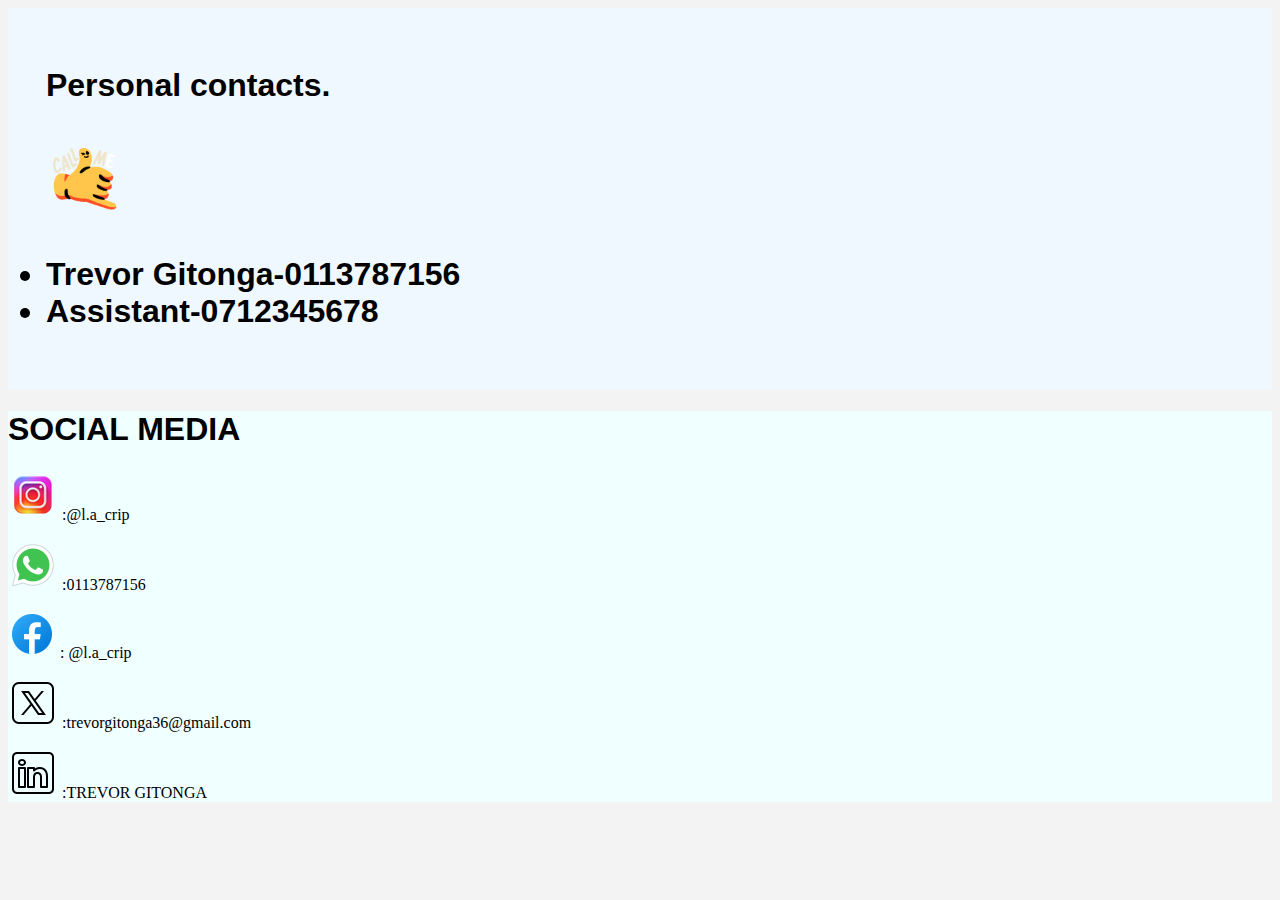
<file: HOLLA AT ME.html>
<!DOCTYPE html>
<html lang="en">
<head>
    <meta charset="UTF-8">
    <meta name="viewport" content="width=device-width, initial-scale=1.0">
    <title>CONTACT</title>
    <header style="background-color: aliceblue;padding: 3%;">
</head>
<body style="background-color: rgba(169, 169, 169, 0.144);">
  <h1 style="font-family: 'Segoe UI', Tahoma, Geneva, Verdana, sans-serif";>
    Personal contacts.
  </hi>
<ol start="a">

</ol>

<p>
  <img src="asset/giphy.gif" alt="holla at me" 
  width="80" height="80">
</p>
  <li>Trevor Gitonga-0113787156</li>
  <li>Assistant-0712345678</li>
</header>

  <footer style="background-color: azure;">
<h1 
   style="Font-family: 'Segoe UI', Tahoma, Geneva, Verdana, sans-serif";>
    SOCIAL MEDIA
</h1>
<p><img src="asset/icons8-instagram-logo-50.png" alt="igpic">
    :@l.a_crip
</p>
<p> <img src="asset/icons8-whatsapp-50.png" alt="whpic"> 
    :0113787156
</p>
<p><img src="asset/icons8-facebook-logo-48.png" alt="fbpic"> 
    : @l.a_crip
</p> 
<p> <img src="asset/icons8-x-logo-50.png" alt="xpic"> 
    :trevorgitonga36@gmail.com
</p>
<p><img src="asset/icons8-linkedin-50.png" alt="linked in">
    :TREVOR GITONGA
</p>
</footer>
    
</body>
</html>
</file>
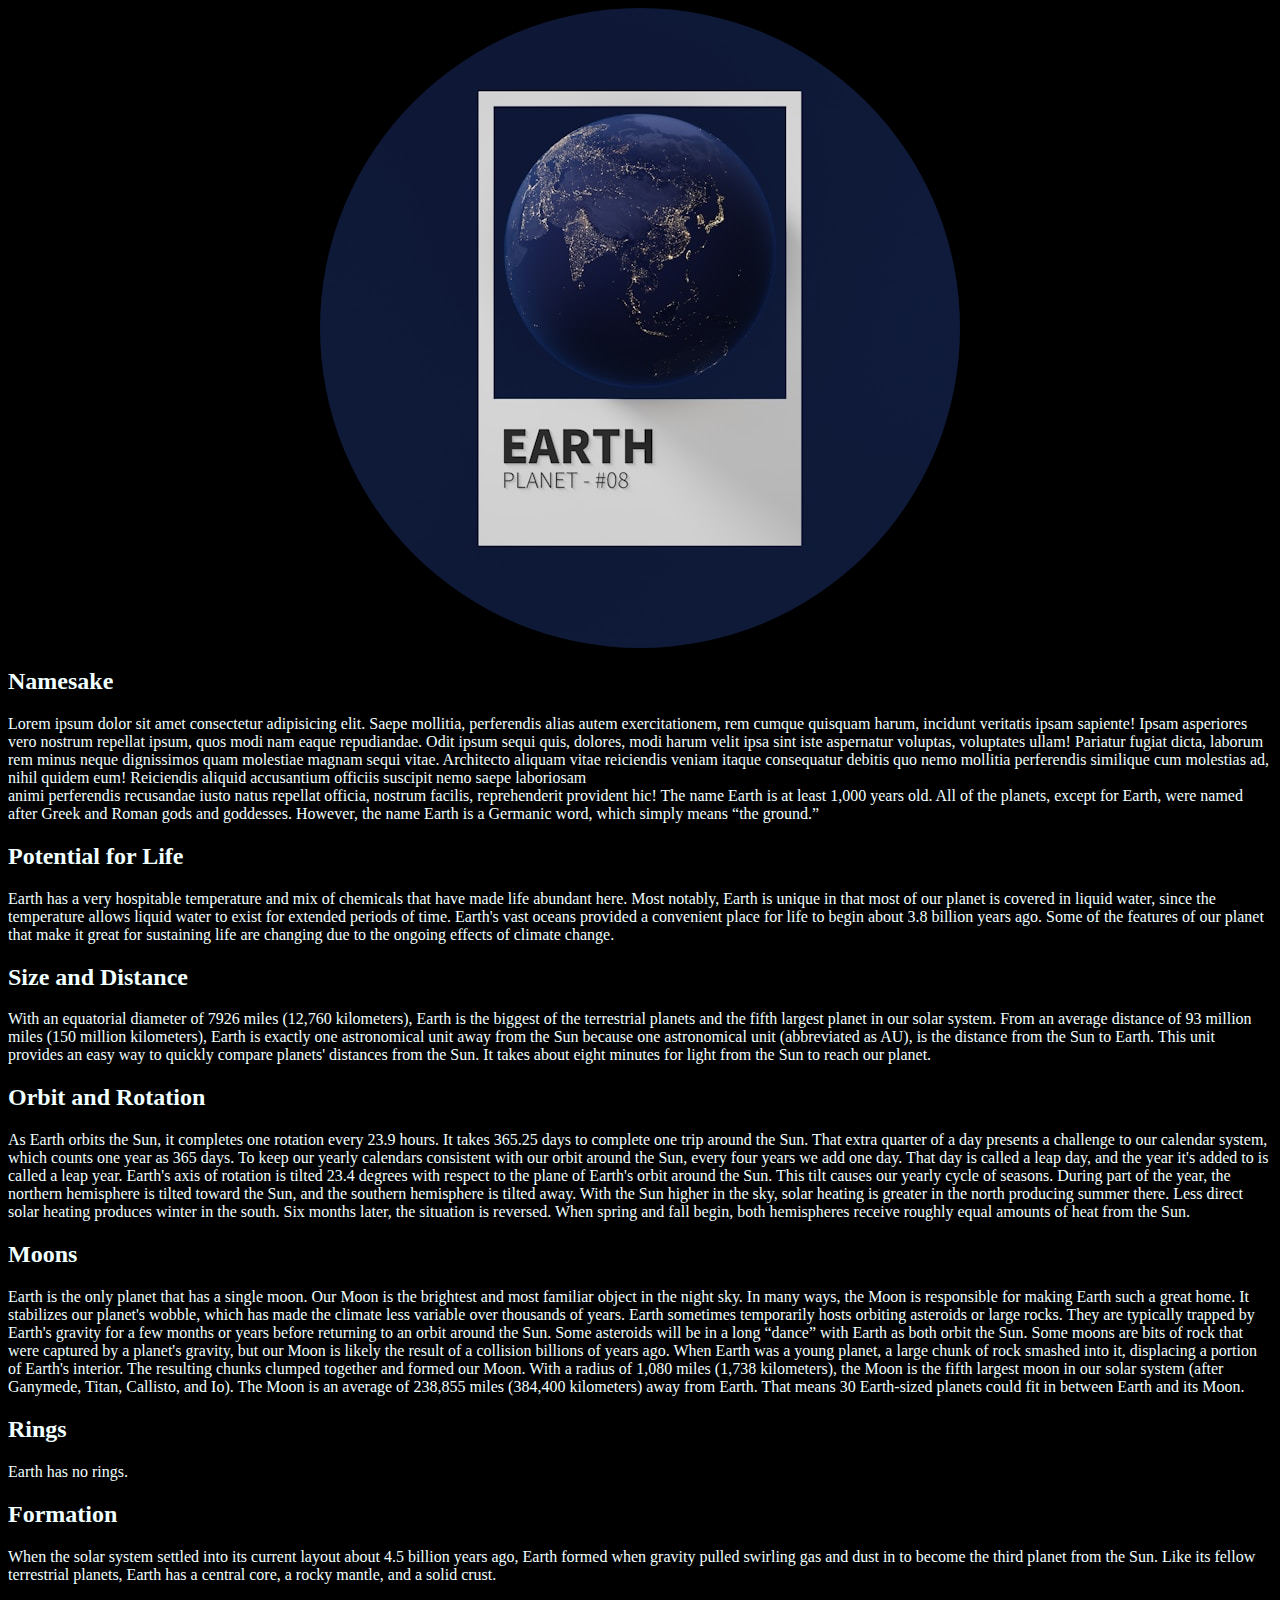
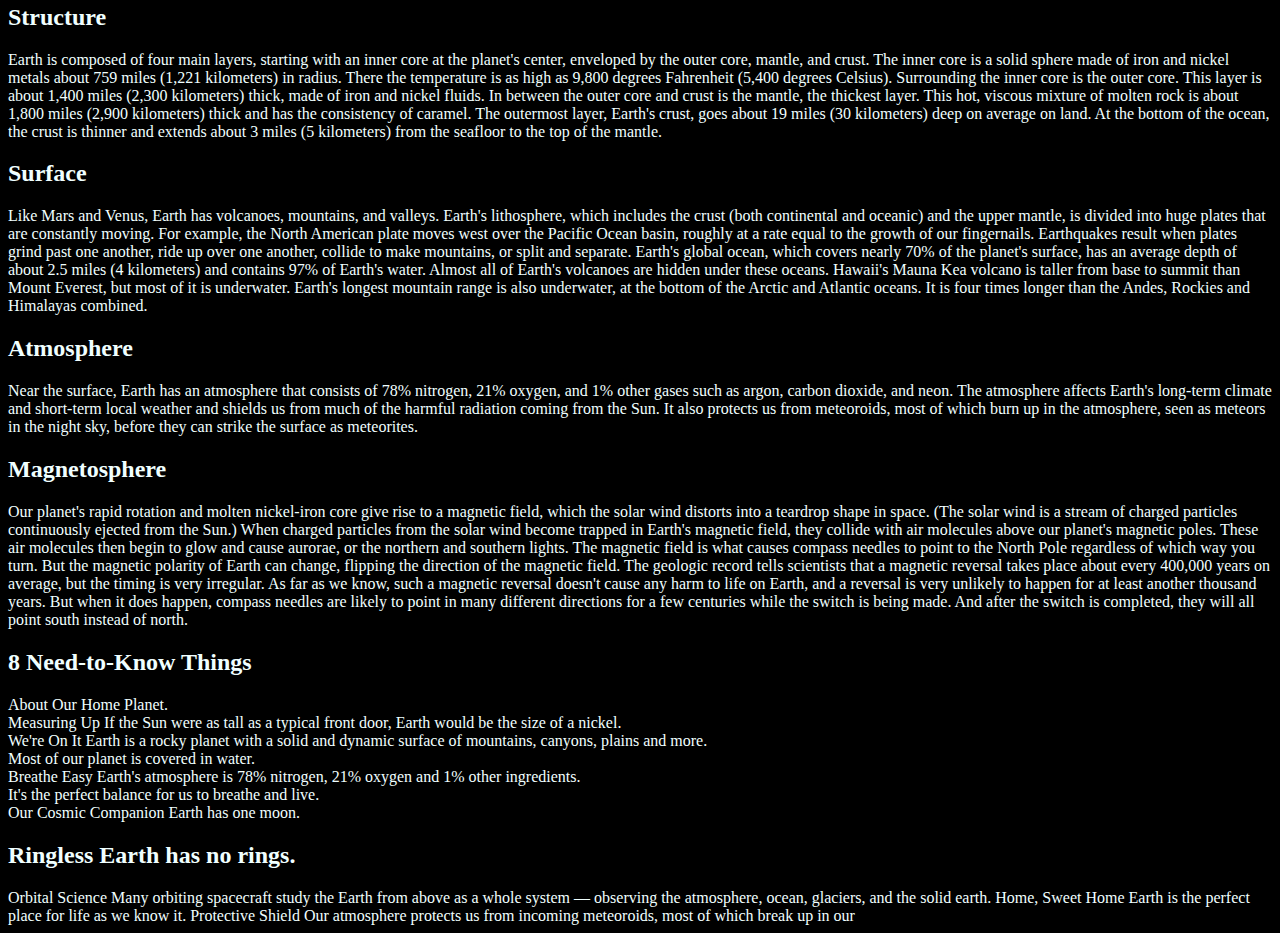
<file: Learn about earth.html>
<!DOCTYPE html>
<html lang="en">
 <head>
    <meta charset="UTF-8">
    <meta name="viewport" content="width=device-width, initial-scale=1.0">
    <title>EARTH</title>
    
    <link rel="stylesheet" href="solar.css/earth.css">
    
      </head>
     <body>
      
        <img src="asset/earth.jpg" class="earth">
    
   <h2>Namesake </h2>
    Lorem ipsum dolor sit amet consectetur adipisicing elit. Saepe mollitia, perferendis alias autem exercitationem, rem cumque quisquam harum, incidunt veritatis ipsam sapiente! Ipsam asperiores vero nostrum repellat ipsum, quos modi nam eaque repudiandae. Odit ipsum sequi quis, dolores, modi harum velit ipsa sint iste aspernatur voluptas, voluptates ullam! Pariatur fugiat dicta, laborum rem minus neque dignissimos quam molestiae magnam sequi vitae. Architecto aliquam vitae reiciendis veniam itaque consequatur debitis quo nemo mollitia perferendis similique cum molestias ad, nihil quidem eum! Reiciendis aliquid accusantium officiis suscipit nemo saepe laboriosam<br> animi perferendis recusandae iusto natus repellat officia, nostrum facilis, reprehenderit provident hic!
    The name Earth is at least 1,000 years old. All of the planets, except for Earth, were named after Greek and Roman gods and goddesses. However, the name Earth is a Germanic word, which simply means “the ground.”
    
   <h2> Potential for Life </h2>
    Earth has a very hospitable temperature and mix of chemicals that have made life abundant here. Most notably, Earth is unique in that most of our planet is covered in liquid water, since the temperature allows liquid water to exist for extended periods of time. Earth's vast oceans provided a convenient place for life to begin about 3.8 billion years ago.
    
    Some of the features of our planet that make it great for sustaining life are changing due to the ongoing effects of climate change.
    
    <h2>Size and Distance </h2>
    With an equatorial diameter of 7926 miles (12,760 kilometers), Earth is the biggest of the terrestrial planets and the fifth largest planet in our solar system.
    
    From an average distance of 93 million miles (150 million kilometers), Earth is exactly one astronomical unit away from the Sun because one astronomical unit (abbreviated as AU), is the distance from the Sun to Earth. This unit provides an easy way to quickly compare planets' distances from the Sun.
    
    It takes about eight minutes for light from the Sun to reach our planet.
    
    <h2>Orbit and Rotation </h2>
    As Earth orbits the Sun, it completes one rotation every 23.9 hours. It takes 365.25 days to complete one trip around the Sun. That extra quarter of a day presents a challenge to our calendar system, which counts one year as 365 days. To keep our yearly calendars consistent with our orbit around the Sun, every four years we add one day. That day is called a leap day, and the year it's added to is called a leap year.
    
    Earth's axis of rotation is tilted 23.4 degrees with respect to the plane of Earth's orbit around the Sun. This tilt causes our yearly cycle of seasons. During part of the year, the northern hemisphere is tilted toward the Sun, and the southern hemisphere is tilted away. With the Sun higher in the sky, solar heating is greater in the north producing summer there. Less direct solar heating produces winter in the south. Six months later, the situation is reversed. When spring and fall begin, both hemispheres receive roughly equal amounts of heat from the Sun.
    
  <h2> Moons </h2>
Earth is the only planet that has a single moon. Our Moon is the brightest and most familiar object in the night sky. In many ways, the Moon is responsible for making Earth such a great home. It stabilizes our planet's wobble, which has made the climate less variable over thousands of years.

Earth sometimes temporarily hosts orbiting asteroids or large rocks. They are typically trapped by Earth's gravity for a few months or years before returning to an orbit around the Sun. Some asteroids will be in a long “dance” with Earth as both orbit the Sun.

Some moons are bits of rock that were captured by a planet's gravity, but our Moon is likely the result of a collision billions of years ago. When Earth was a young planet, a large chunk of rock smashed into it, displacing a portion of Earth's interior. The resulting chunks clumped together and formed our Moon. With a radius of 1,080 miles (1,738 kilometers), the Moon is the fifth largest moon in our solar system (after Ganymede, Titan, Callisto, and Io).

The Moon is an average of 238,855 miles (384,400 kilometers) away from Earth. That means 30 Earth-sized planets could fit in between Earth and its Moon.

<h2>Rings </h2>
Earth has no rings. 

<h2>Formation </h2>
When the solar system settled into its current layout about 4.5 billion years ago, Earth formed when gravity pulled swirling gas and dust in to become the third planet from the Sun. Like its fellow terrestrial planets, Earth has a central core, a rocky mantle, and a solid crust.

<h2>Structure </h2>
Earth is composed of four main layers, starting with an inner core at the planet's center, enveloped by the outer core, mantle, and crust.

The inner core is a solid sphere made of iron and nickel metals about 759 miles (1,221 kilometers) in radius. There the temperature is as high as 9,800 degrees Fahrenheit (5,400 degrees Celsius). Surrounding the inner core is the outer core. This layer is about 1,400 miles (2,300 kilometers) thick, made of iron and nickel fluids.

In between the outer core and crust is the mantle, the thickest layer. This hot, viscous mixture of molten rock is about 1,800 miles (2,900 kilometers) thick and has the consistency of caramel. The outermost layer, Earth's crust, goes about 19 miles (30 kilometers) deep on average on land. At the bottom of the ocean, the crust is thinner and extends about 3 miles (5 kilometers) from the seafloor to the top of the mantle.

<h2>Surface </h2>
Like Mars and Venus, Earth has volcanoes, mountains, and valleys. Earth's lithosphere, which includes the crust (both continental and oceanic) and the upper mantle, is divided into huge plates that are constantly moving. For example, the North American plate moves west over the Pacific Ocean basin, roughly at a rate equal to the growth of our fingernails. Earthquakes result when plates grind past one another, ride up over one another, collide to make mountains, or split and separate.

Earth's global ocean, which covers nearly 70% of the planet's surface, has an average depth of about 2.5 miles (4 kilometers) and contains 97% of Earth's water. Almost all of Earth's volcanoes are hidden under these oceans. Hawaii's Mauna Kea volcano is taller from base to summit than Mount Everest, but most of it is underwater. Earth's longest mountain range is also underwater, at the bottom of the Arctic and Atlantic oceans. It is four times longer than the Andes, Rockies and Himalayas combined.

<h2>Atmosphere </h2>
Near the surface, Earth has an atmosphere that consists of 78% nitrogen, 21% oxygen, and 1% other gases such as argon, carbon dioxide, and neon. The atmosphere affects Earth's long-term climate and short-term local weather and shields us from much of the harmful radiation coming from the Sun. It also protects us from meteoroids, most of which burn up in the atmosphere, seen as meteors in the night sky, before they can strike the surface as meteorites.

<h2>Magnetosphere </h2>
Our planet's rapid rotation and molten nickel-iron core give rise to a magnetic field, which the solar wind distorts into a teardrop shape in space. (The solar wind is a stream of charged particles continuously ejected from the Sun.) When charged particles from the solar wind become trapped in Earth's magnetic field, they collide with air molecules above our planet's magnetic poles. These air molecules then begin to glow and cause aurorae, or the northern and southern lights.

The magnetic field is what causes compass needles to point to the North Pole regardless of which way you turn. But the magnetic polarity of Earth can change, flipping the direction of the magnetic field. The geologic record tells scientists that a magnetic reversal takes place about every 400,000 years on average, but the timing is very irregular. As far as we know, such a magnetic reversal doesn't cause any harm to life on Earth, and a reversal is very unlikely to happen for at least another thousand years. But when it does happen, compass needles are likely to point in many different directions for a few centuries while the switch is being made. And after the switch is completed, they will all point south instead of north.

<h2>8 Need-to-Know Things </h2>
About Our Home Planet. <br>
Measuring Up If the Sun were as tall as a typical front door, Earth would be the size of a nickel. <br>
We're On It Earth is a rocky planet with a solid and dynamic surface of mountains, canyons, plains and more. <br> Most of our planet is covered in water. <br>
Breathe Easy Earth's atmosphere is 78% nitrogen, 21% oxygen and 1% other ingredients.  <br>It's the perfect balance for us to breathe and live.  <br>
Our Cosmic Companion Earth has one moon. <br>

<h2>Ringless Earth has no rings. </h2>
Orbital Science Many orbiting spacecraft study the Earth from above as a whole system — observing the atmosphere, ocean, glaciers, and the solid earth.
Home, Sweet Home Earth is the perfect place for life as we know it.
Protective Shield Our atmosphere protects us from incoming meteoroids, most of which break up in our 
 </body>
</html>
</file>
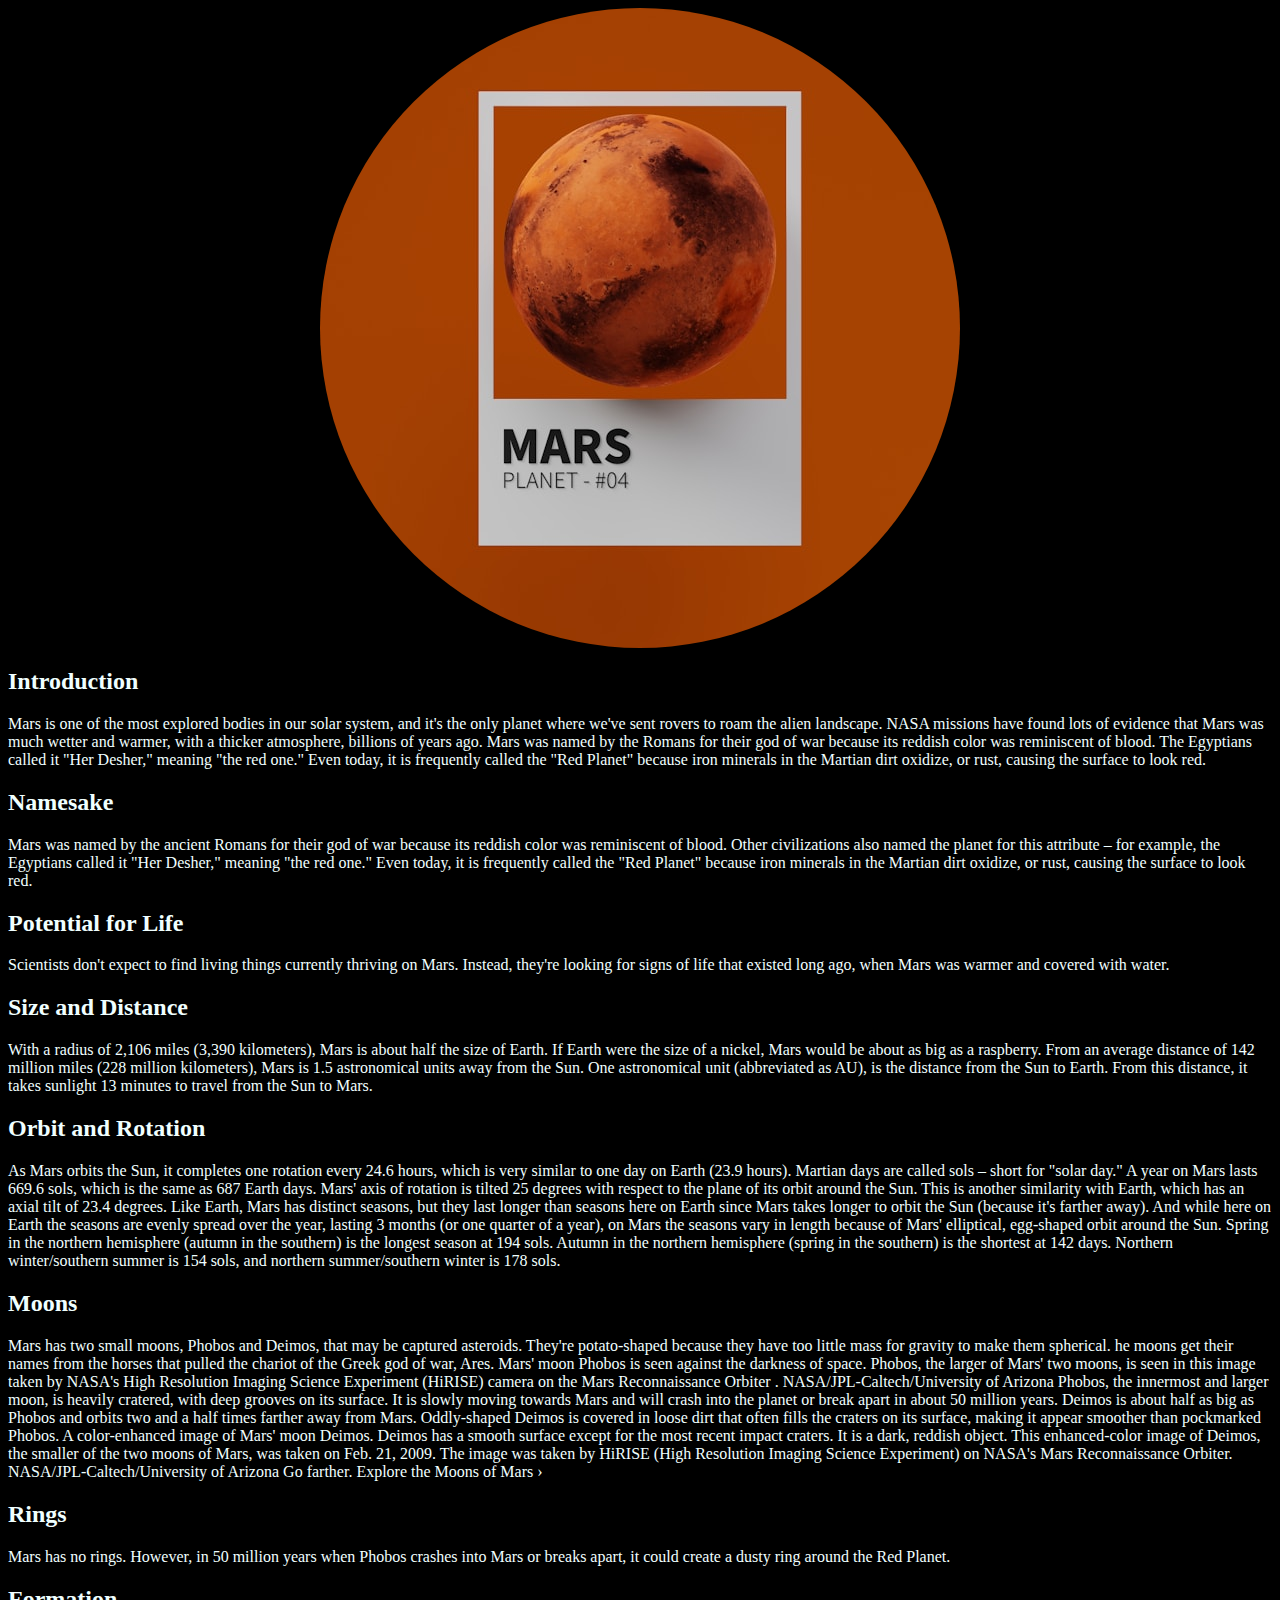
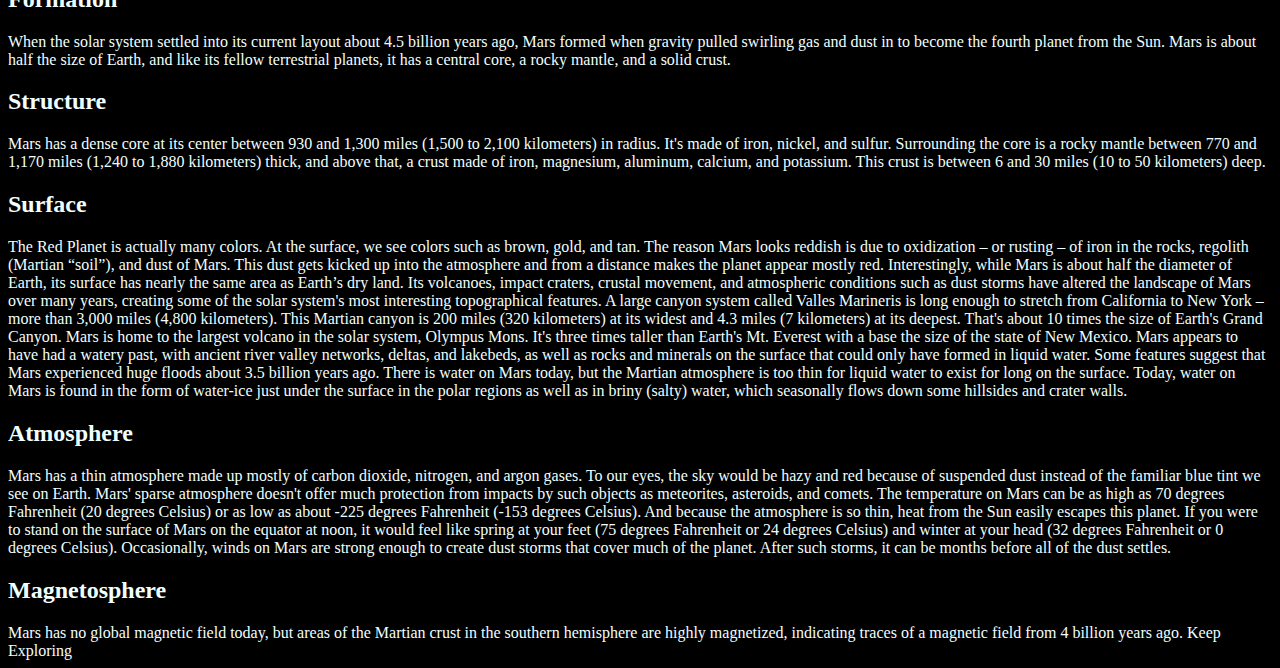
<file: Learn about mars.html>
<!DOCTYPE html>
<html lang="en">
<head>
    <meta charset="UTF-8">
    <meta name="viewport" content="width=device-width, initial-scale=1.0">
    <title>Mars</title>
    <link rel="stylesheet" href="solar.css/mars.css">

</head>
<body>
    <img src="asset/mars (2).jpg" class="mars">
    <h2>Introduction </h2>
    Mars is one of the most explored bodies in our solar system, and it's the only planet where we've sent rovers to roam the alien landscape. NASA missions have found lots of evidence that Mars was much wetter and warmer, with a thicker atmosphere, billions of years ago.
    
    Mars was named by the Romans for their god of war because its reddish color was reminiscent of blood. The Egyptians called it "Her Desher," meaning "the red one."
    
    Even today, it is frequently called the "Red Planet" because iron minerals in the Martian dirt oxidize, or rust, causing the surface to look red.
    
   <h2> Namesake </h2>
    Mars was named by the ancient Romans for their god of war because its reddish color was reminiscent of blood. Other civilizations also named the planet for this attribute – for example, the Egyptians called it "Her Desher," meaning "the red one." Even today, it is frequently called the "Red Planet" because iron minerals in the Martian dirt oxidize, or rust, causing the surface to look red.
    
   <h2> Potential for Life </h2>
    Scientists don't expect to find living things currently thriving on Mars. Instead, they're looking for signs of life that existed long ago, when Mars was warmer and covered with water.
    
    <h2>Size and Distance </h2>
    With a radius of 2,106 miles (3,390 kilometers), Mars is about half the size of Earth. If Earth were the size of a nickel, Mars would be about as big as a raspberry.
    
    From an average distance of 142 million miles (228 million kilometers), Mars is 1.5 astronomical units away from the Sun. One astronomical unit (abbreviated as AU), is the distance from the Sun to Earth. From this distance, it takes sunlight 13 minutes to travel from the Sun to Mars.
    
   <h2> Orbit and Rotation </h2>
    As Mars orbits the Sun, it completes one rotation every 24.6 hours, which is very similar to one day on Earth (23.9 hours). Martian days are called sols – short for "solar day." A year on Mars lasts 669.6 sols, which is the same as 687 Earth days.
    
    Mars' axis of rotation is tilted 25 degrees with respect to the plane of its orbit around the Sun. This is another similarity with Earth, which has an axial tilt of 23.4 degrees. Like Earth, Mars has distinct seasons, but they last longer than seasons here on Earth since Mars takes longer to orbit the Sun (because it's farther away). And while here on Earth the seasons are evenly spread over the year, lasting 3 months (or one quarter of a year), on Mars the seasons vary in length because of Mars' elliptical, egg-shaped orbit around the Sun.
    
     Spring in the northern hemisphere (autumn in the southern) is the longest season at 194 sols. Autumn in the northern hemisphere (spring in the southern) is the shortest at 142 days. Northern winter/southern summer is 154 sols, and northern summer/southern winter is 178 sols.

 <h2>Moons </h2>
   Mars has two small moons, Phobos and Deimos, that may be captured asteroids. They're potato-shaped because they have too little mass for gravity to make them spherical.

   he moons get their names from the horses that pulled the chariot of the Greek god of war, Ares.

       Mars' moon Phobos is seen against the darkness of space.
   Phobos, the larger of Mars' two moons, is seen in this image taken by NASA's High Resolution Imaging Science Experiment (HiRISE) camera on the Mars Reconnaissance Orbiter .
   NASA/JPL-Caltech/University of Arizona
    Phobos, the innermost and larger moon, is heavily cratered, with deep grooves on its surface. It is slowly moving towards Mars and will crash into the planet or break apart in about 50 million years.

    Deimos is about half as big as Phobos and orbits two and a half times farther away from Mars. Oddly-shaped Deimos is covered in loose dirt that often fills the craters on its surface, making it appear smoother than pockmarked Phobos.

     A color-enhanced image of Mars' moon Deimos. Deimos has a smooth surface except for the most recent impact craters. It is a dark, reddish object.
       This enhanced-color image of Deimos, the smaller of the two moons of Mars, was taken on Feb. 21, 2009. The image was taken by HiRISE (High Resolution Imaging Science Experiment) on NASA's Mars Reconnaissance Orbiter.
    NASA/JPL-Caltech/University of Arizona
      Go farther. Explore the Moons of Mars ›

   <h2>Rings </h2>
   Mars has no rings. However, in 50 million years when Phobos crashes into Mars or breaks apart, it could create a dusty ring around the Red Planet.

     <h2>Formation </h2>
   When the solar system settled into its current layout about 4.5 billion years ago, Mars formed when gravity pulled swirling gas and dust in to become the fourth planet from the Sun. Mars is about half the size of Earth, and like its fellow terrestrial planets, it has a central core, a rocky mantle, and a solid crust.

  <h2>Structure </h2>
Mars has a dense core at its center between 930 and 1,300 miles (1,500 to 2,100 kilometers) in radius. It's made of iron, nickel, and sulfur. Surrounding the core is a rocky mantle between 770 and 1,170 miles (1,240 to 1,880 kilometers) thick, and above that, a crust made of iron, magnesium, aluminum, calcium, and potassium. This crust is between 6 and 30 miles (10 to 50 kilometers) deep.

<h2>Surface </h2>
   The Red Planet is actually many colors. At the surface, we see colors such as brown, gold, and tan. The reason Mars looks reddish is due to oxidization – or rusting – of iron in the rocks, regolith (Martian “soil”), and dust of Mars. This dust gets kicked up into the atmosphere and from a distance makes the planet appear mostly red.

    Interestingly, while Mars is about half the diameter of Earth, its surface has nearly the same area as Earth’s dry land. Its volcanoes, impact craters, crustal movement, and atmospheric conditions such as dust storms have altered the landscape of Mars over many years, creating some of the solar system's most interesting topographical features.

    A large canyon system called Valles Marineris is long enough to stretch from California to New York – more than 3,000 miles (4,800 kilometers). This Martian canyon is 200 miles (320 kilometers) at its widest and 4.3 miles (7 kilometers) at its deepest. That's about 10 times the size of Earth's Grand Canyon.

   Mars is home to the largest volcano in the solar system, Olympus Mons. It's three times taller than Earth's Mt. Everest with a base the size of the state of New Mexico.

   Mars appears to have had a watery past, with ancient river valley networks, deltas, and lakebeds, as well as rocks and minerals on the surface that could only have formed in liquid water. Some features suggest that Mars experienced huge floods about 3.5 billion years ago.

     There is water on Mars today, but the Martian atmosphere is too thin for liquid water to exist for long on the surface. Today, water on Mars is found in the form of water-ice just under the surface in the polar regions as well as in briny (salty) water, which seasonally flows down some hillsides and crater walls.

 <h2>Atmosphere </h1>
    Mars has a thin atmosphere made up mostly of carbon dioxide, nitrogen, and argon gases. To our eyes, the sky would be hazy and red because of suspended dust instead of the familiar blue tint we see on Earth. Mars' sparse atmosphere doesn't offer much protection from impacts by such objects as meteorites, asteroids, and comets.

   The temperature on Mars can be as high as 70 degrees Fahrenheit (20 degrees Celsius) or as low as about -225 degrees Fahrenheit (-153 degrees Celsius). And because the atmosphere is so thin, heat from the Sun easily escapes this planet. If you were to stand on the surface of Mars on the equator at noon, it would feel like spring at your feet (75 degrees Fahrenheit or 24 degrees Celsius) and winter at your head (32 degrees Fahrenheit or 0 degrees Celsius).

   Occasionally, winds on Mars are strong enough to create dust storms that cover much of the planet. After such storms, it can be months before all of the dust settles.

 <h2>Magnetosphere </h2>
   Mars has no global magnetic field today, but areas of the Martian crust in the southern hemisphere are highly magnetized, indicating traces of a magnetic field from 4 billion years ago.

  Keep Exploring
</body>
</html>
</file>
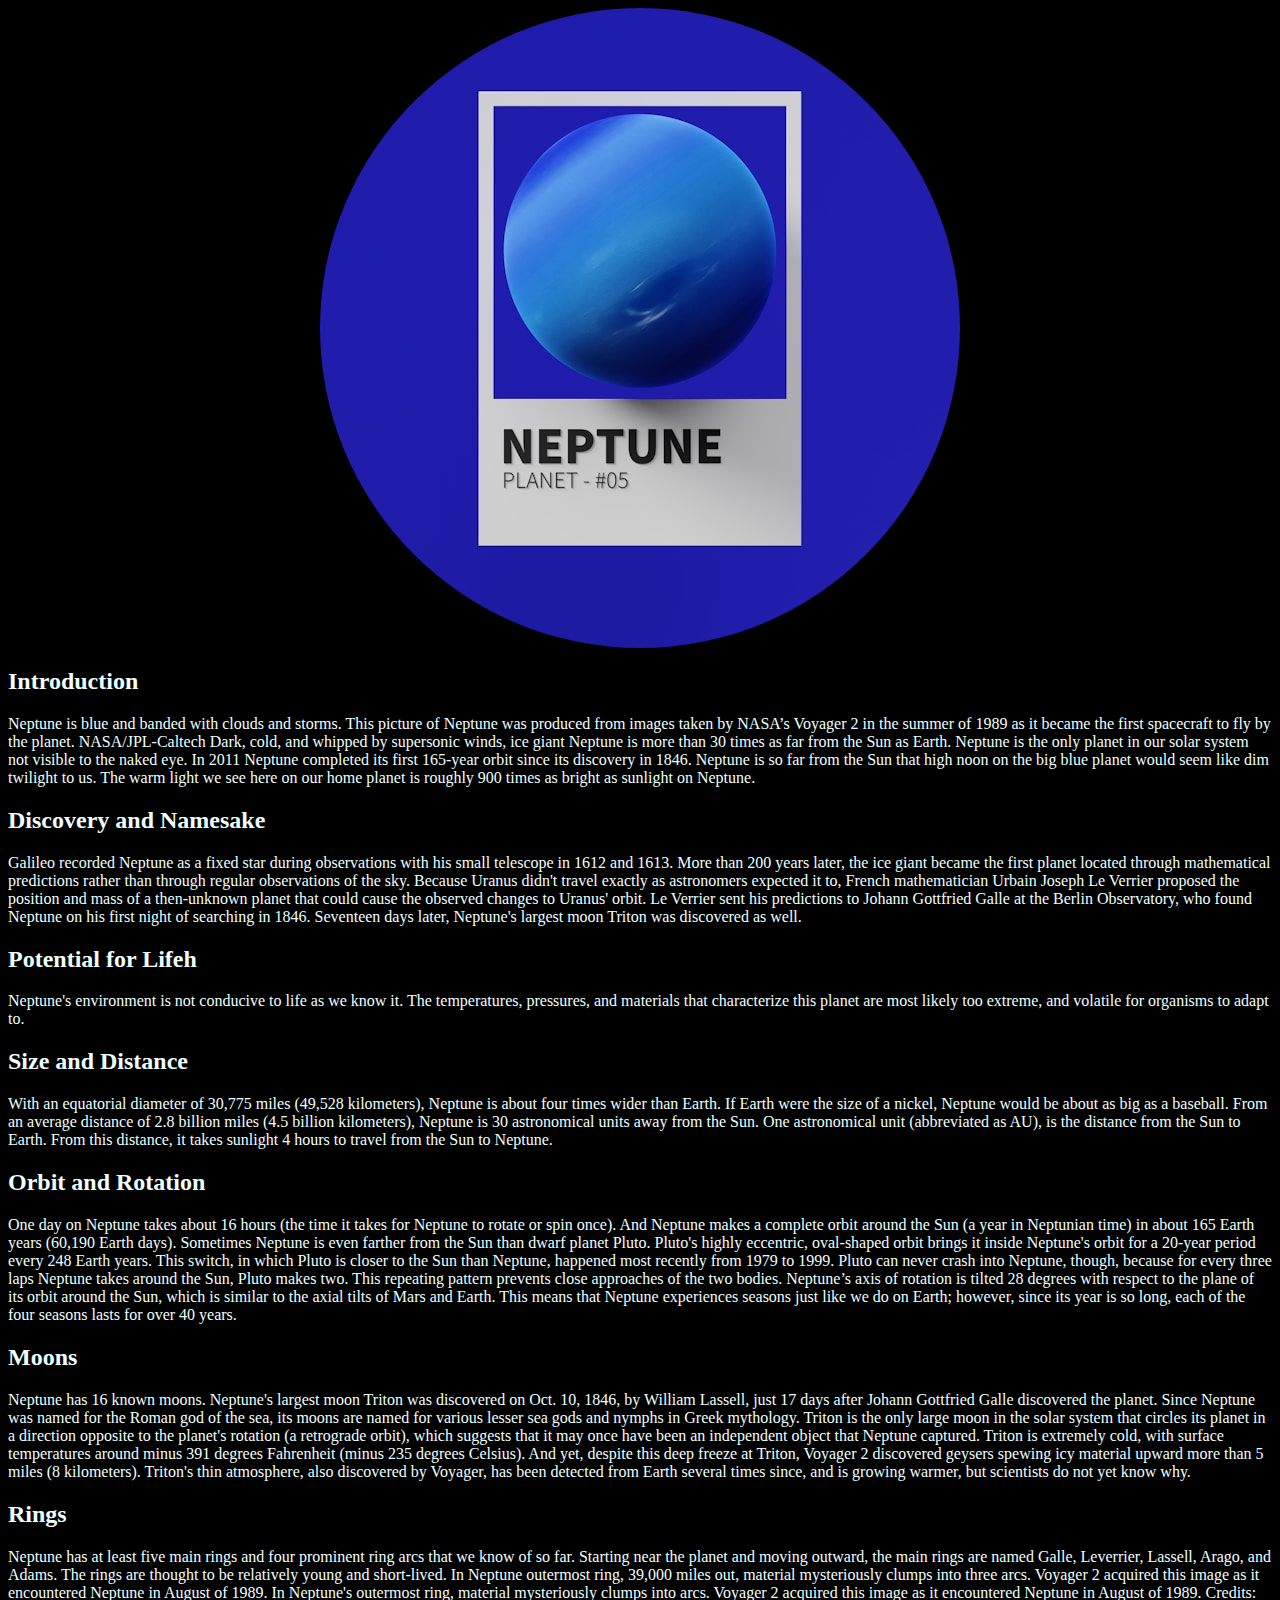
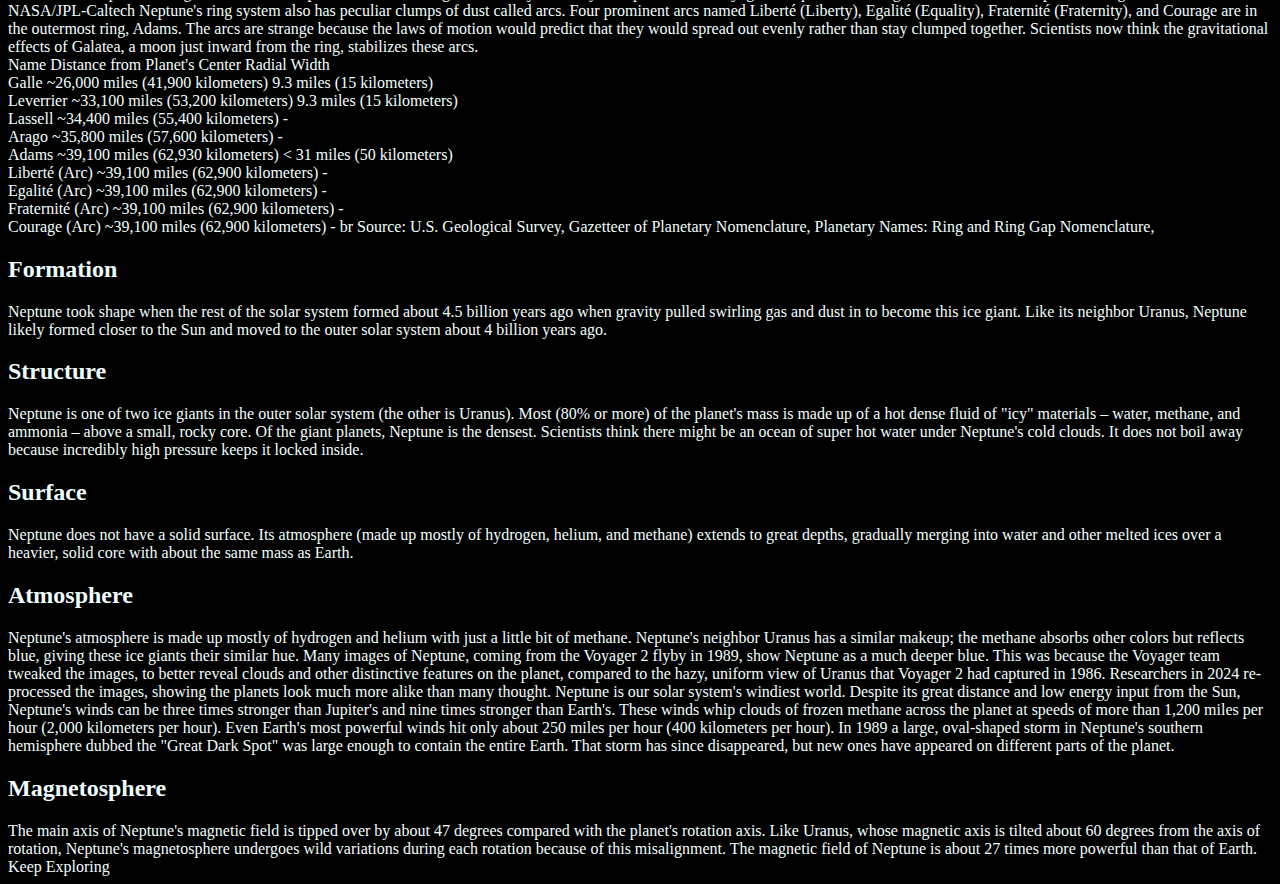
<file: Learn about neptune.html>
<!DOCTYPE html>
<html lang="en">
<head>
    <meta charset="UTF-8">
    <meta name="viewport" content="width=device-width, initial-scale=1.0">
    <title>NEPTUNE</title>
    <link rel="stylesheet" href="solar.css/neptune.css">
    
</head>
<body>
    <img src="asset/neptune.jpg" class="neptune">
    <h2>Introduction </h2>
    Neptune is blue and banded with clouds and storms.
This picture of Neptune was produced from images taken by NASA’s Voyager 2 in the summer of 1989 as it became the first spacecraft to fly by the planet.
NASA/JPL-Caltech
Dark, cold, and whipped by supersonic winds, ice giant Neptune is more than 30 times as far from the Sun as Earth. Neptune is the only planet in our solar system not visible to the naked eye. In 2011 Neptune completed its first 165-year orbit since its discovery in 1846.

Neptune is so far from the Sun that high noon on the big blue planet would seem like dim twilight to us. The warm light we see here on our home planet is roughly 900 times as bright as sunlight on Neptune.

<h2>Discovery and Namesake </h2>
Galileo recorded Neptune as a fixed star during observations with his small telescope in 1612 and 1613. More than 200 years later, the ice giant became the first planet located through mathematical predictions rather than through regular observations of the sky. Because Uranus didn't travel exactly as astronomers expected it to, French mathematician Urbain Joseph Le Verrier proposed the position and mass of a then-unknown planet that could cause the observed changes to Uranus' orbit. Le Verrier sent his predictions to Johann Gottfried Galle at the Berlin Observatory, who found Neptune on his first night of searching in 1846. Seventeen days later, Neptune's largest moon Triton was discovered as well.

<h2>Potential for Lifeh </h2>
Neptune's environment is not conducive to life as we know it. The temperatures, pressures, and materials that characterize this planet are most likely too extreme, and volatile for organisms to adapt to.

<h2>Size and Distance</h2>
With an equatorial diameter of 30,775 miles (49,528 kilometers), Neptune is about four times wider than Earth. If Earth were the size of a nickel, Neptune would be about as big as a baseball.

From an average distance of 2.8 billion miles (4.5 billion kilometers), Neptune is 30 astronomical units away from the Sun. One astronomical unit (abbreviated as AU), is the distance from the Sun to Earth. From this distance, it takes sunlight 4 hours to travel from the Sun to Neptune.

<h2>Orbit and Rotation</h2>
One day on Neptune takes about 16 hours (the time it takes for Neptune to rotate or spin once). And Neptune makes a complete orbit around the Sun (a year in Neptunian time) in about 165 Earth years (60,190 Earth days).

Sometimes Neptune is even farther from the Sun than dwarf planet Pluto. Pluto's highly eccentric, oval-shaped orbit brings it inside Neptune's orbit for a 20-year period every 248 Earth years. This switch, in which Pluto is closer to the Sun than Neptune, happened most recently from 1979 to 1999. Pluto can never crash into Neptune, though, because for every three laps Neptune takes around the Sun, Pluto makes two. This repeating pattern prevents close approaches of the two bodies.

Neptune’s axis of rotation is tilted 28 degrees with respect to the plane of its orbit around the Sun, which is similar to the axial tilts of Mars and Earth. This means that Neptune experiences seasons just like we do on Earth; however, since its year is so long, each of the four seasons lasts for over 40 years.

<h2>Moons</h2>
Neptune has 16 known moons. Neptune's largest moon Triton was discovered on Oct. 10, 1846, by William Lassell, just 17 days after Johann Gottfried Galle discovered the planet. Since Neptune was named for the Roman god of the sea, its moons are named for various lesser sea gods and nymphs in Greek mythology.

Triton is the only large moon in the solar system that circles its planet in a direction opposite to the planet's rotation (a retrograde orbit), which suggests that it may once have been an independent object that Neptune captured. Triton is extremely cold, with surface temperatures around minus 391 degrees Fahrenheit (minus 235 degrees Celsius). And yet, despite this deep freeze at Triton, Voyager 2 discovered geysers spewing icy material upward more than 5 miles (8 kilometers). Triton's thin atmosphere, also discovered by Voyager, has been detected from Earth several times since, and is growing warmer, but scientists do not yet know why.

<h2>Rings</h2>
Neptune has at least five main rings and four prominent ring arcs that we know of so far. Starting near the planet and moving outward, the main rings are named Galle, Leverrier, Lassell, Arago, and Adams. The rings are thought to be relatively young and short-lived.

In Neptune outermost ring, 39,000 miles out, material mysteriously clumps into three arcs. Voyager 2 acquired this image as it encountered Neptune in August of 1989.
In Neptune's outermost ring, material mysteriously clumps into arcs. Voyager 2 acquired this image as it encountered Neptune in August of 1989.
Credits: NASA/JPL-Caltech
Neptune's ring system also has peculiar clumps of dust called arcs. Four prominent arcs named Liberté (Liberty), Egalité (Equality), Fraternité (Fraternity), and Courage are in the outermost ring, Adams. The arcs are strange because the laws of motion would predict that they would spread out evenly rather than stay clumped together. Scientists now think the gravitational effects of Galatea, a moon just inward from the ring, stabilizes these arcs.
<br>
Name	Distance from Planet's Center	Radial Width <br>
Galle	~26,000 miles (41,900 kilometers)	9.3 miles (15 kilometers) <br>
Leverrier	~33,100 miles (53,200 kilometers)	9.3 miles (15 kilometers) <br>
Lassell	~34,400 miles (55,400 kilometers)	- <br>
Arago	~35,800 miles (57,600 kilometers)	- <br>
Adams	~39,100 miles (62,930 kilometers)	< 31 miles (50 kilometers) <br>
Liberté (Arc)	~39,100 miles (62,900 kilometers)	- <br>
Egalité (Arc)	~39,100 miles (62,900 kilometers)	- <br>
Fraternité (Arc)	~39,100 miles (62,900 kilometers)	- <br>
Courage (Arc)	~39,100 miles (62,900 kilometers)	- br
Source: U.S. Geological Survey, Gazetteer of Planetary Nomenclature, Planetary Names: Ring and Ring Gap Nomenclature,  <br>

<h2>Formation </h2>
Neptune took shape when the rest of the solar system formed about 4.5 billion years ago when gravity pulled swirling gas and dust in to become this ice giant. Like its neighbor Uranus, Neptune likely formed closer to the Sun and moved to the outer solar system about 4 billion years ago.

<h2>Structure </h2>
Neptune is one of two ice giants in the outer solar system (the other is Uranus). Most (80% or more) of the planet's mass is made up of a hot dense fluid of "icy" materials – water, methane, and ammonia – above a small, rocky core. Of the giant planets, Neptune is the densest.

Scientists think there might be an ocean of super hot water under Neptune's cold clouds. It does not boil away because incredibly high pressure keeps it locked inside.

<h2>Surface </h2>
Neptune does not have a solid surface. Its atmosphere (made up mostly of hydrogen, helium, and methane) extends to great depths, gradually merging into water and other melted ices over a heavier, solid core with about the same mass as Earth.

<h2>Atmosphere</h2>
Neptune's atmosphere is made up mostly of hydrogen and helium with just a little bit of methane. Neptune's neighbor Uranus has a similar makeup; the methane absorbs other colors but reflects blue, giving these ice giants their similar hue. Many images of Neptune, coming from the Voyager 2 flyby in 1989, show Neptune as a much deeper blue. This was because the Voyager team tweaked the images, to better reveal clouds and other distinctive features on the planet, compared to the hazy, uniform view of Uranus that Voyager 2 had captured in 1986. Researchers in 2024 re-processed the images, showing the planets look much more alike than many thought.

Neptune is our solar system's windiest world. Despite its great distance and low energy input from the Sun, Neptune's winds can be three times stronger than Jupiter's and nine times stronger than Earth's. These winds whip clouds of frozen methane across the planet at speeds of more than 1,200 miles per hour (2,000 kilometers per hour). Even Earth's most powerful winds hit only about 250 miles per hour (400 kilometers per hour).

In 1989 a large, oval-shaped storm in Neptune's southern hemisphere dubbed the "Great Dark Spot" was large enough to contain the entire Earth. That storm has since disappeared, but new ones have appeared on different parts of the planet.

<h2>Magnetosphere </h2>
The main axis of Neptune's magnetic field is tipped over by about 47 degrees compared with the planet's rotation axis. Like Uranus, whose magnetic axis is tilted about 60 degrees from the axis of rotation, Neptune's magnetosphere undergoes wild variations during each rotation because of this misalignment. The magnetic field of Neptune is about 27 times more powerful than that of Earth.

Keep Exploring

</body>
</html>
</file>
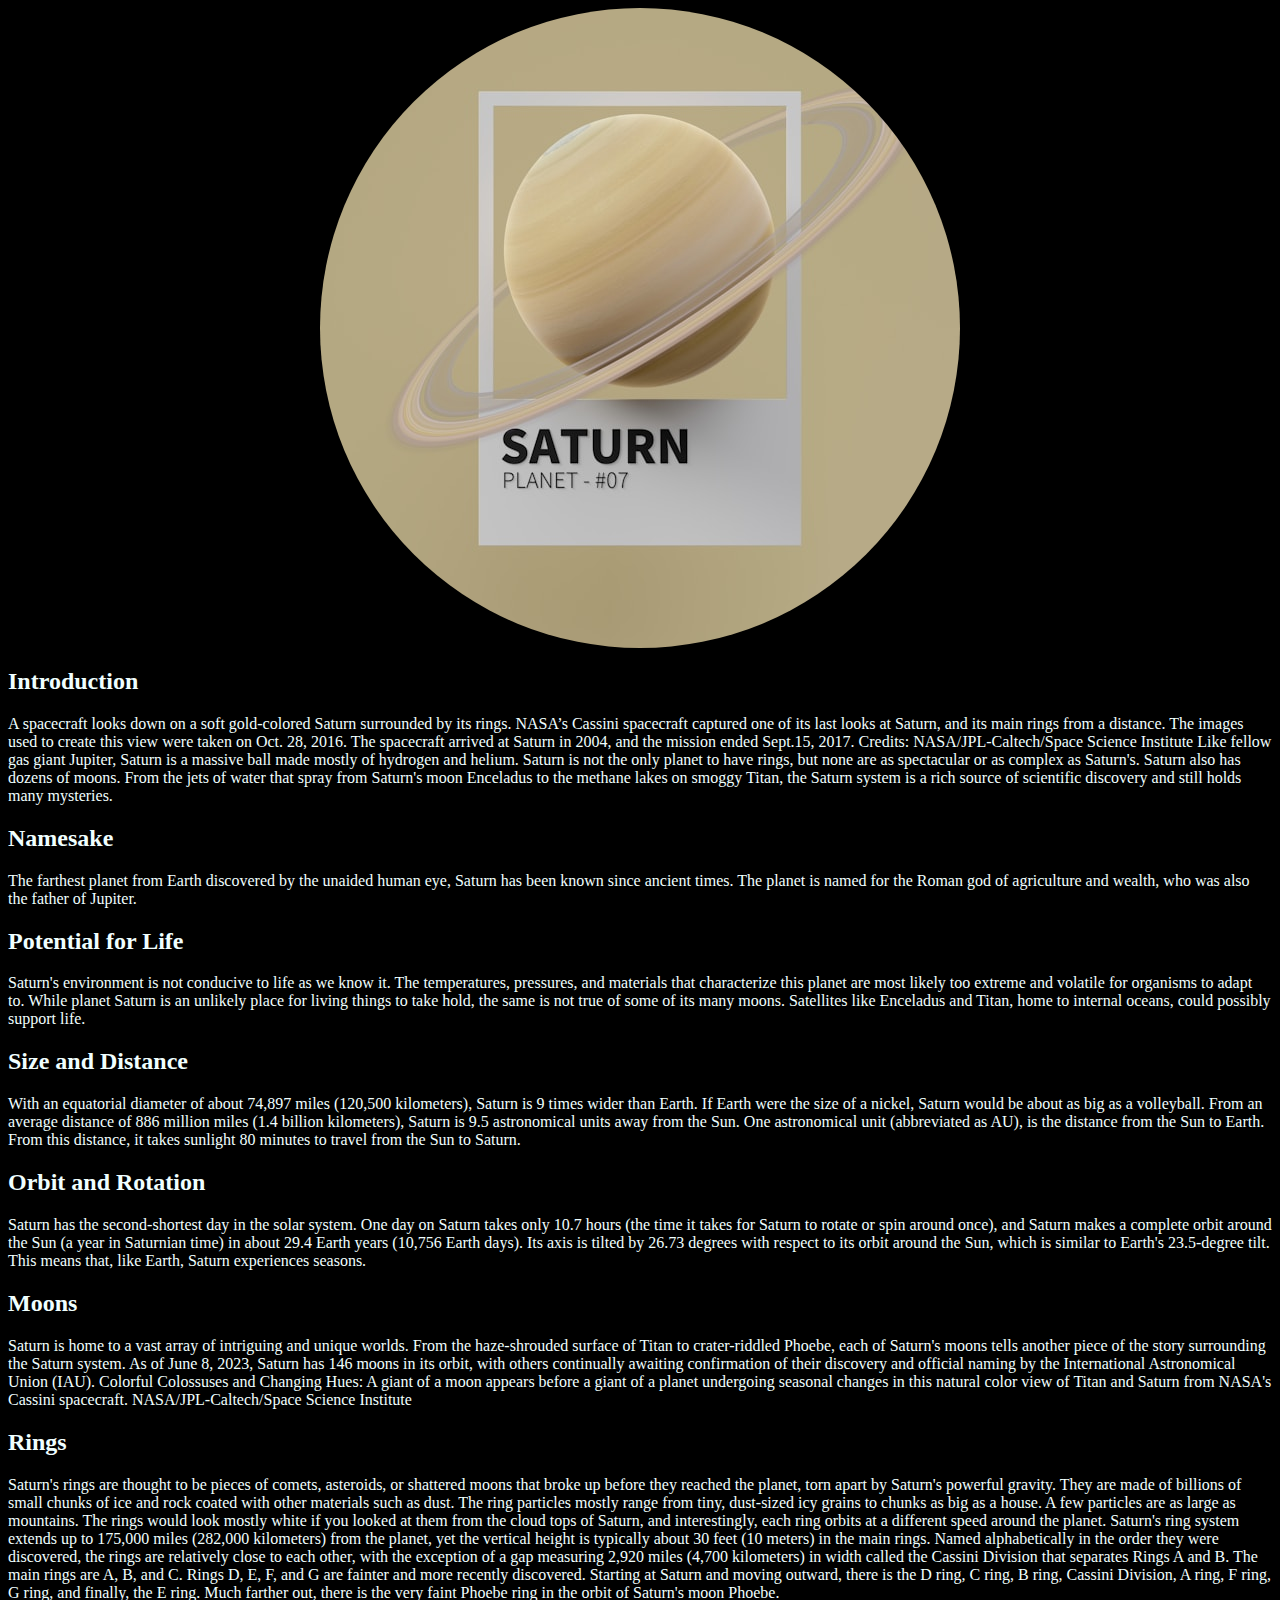
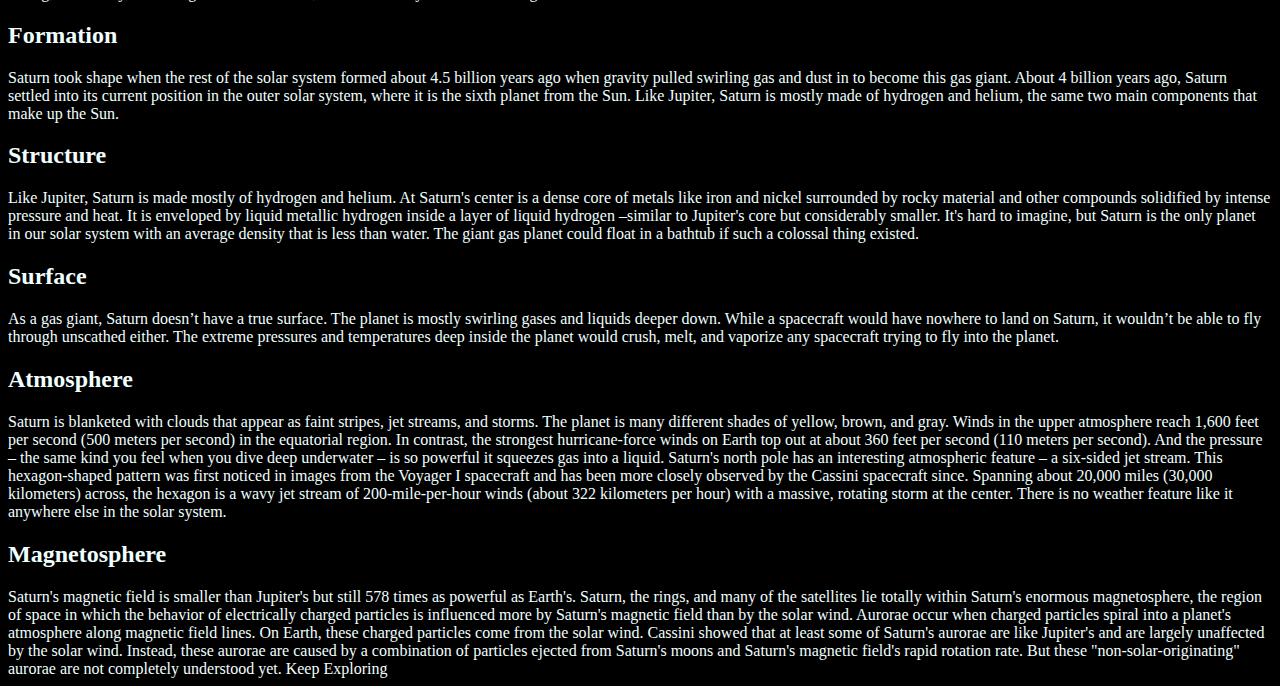
<file: Learn about saturn.html>
<!DOCTYPE html>
<html lang="en">
<head>
    <meta charset="UTF-8">
    <meta name="viewport" content="width=device-width, initial-scale=1.0">
    <title>SATURN</title>
    <link rel="stylesheet" href="solar.css/saturn.css">
</head>
<body>
<img src="asset/saturn (2).jpg" class="saturn">
<h2>Introduction </h2>
A spacecraft looks down on a soft gold-colored Saturn surrounded by its rings.
NASA’s Cassini spacecraft captured one of its last looks at Saturn, and its main rings from a distance. The images used to create this view were taken on Oct. 28, 2016. The spacecraft arrived at Saturn in 2004, and the mission ended Sept.15, 2017.
Credits: NASA/JPL-Caltech/Space Science Institute
Like fellow gas giant Jupiter, Saturn is a massive ball made mostly of hydrogen and helium. Saturn is not the only planet to have rings, but none are as spectacular or as complex as Saturn's. Saturn also has dozens of moons.

From the jets of water that spray from Saturn's moon Enceladus to the methane lakes on smoggy Titan, the Saturn system is a rich source of scientific discovery and still holds many mysteries.

<h2>Namesake </h2>
The farthest planet from Earth discovered by the unaided human eye, Saturn has been known since ancient times. The planet is named for the Roman god of agriculture and wealth, who was also the father of Jupiter.

<h2>Potential for Life </h2>
Saturn's environment is not conducive to life as we know it. The temperatures, pressures, and materials that characterize this planet are most likely too extreme and volatile for organisms to adapt to.

While planet Saturn is an unlikely place for living things to take hold, the same is not true of some of its many moons. Satellites like Enceladus and Titan, home to internal oceans, could possibly support life.

<h2>Size and Distance </h2>
With an equatorial diameter of about 74,897 miles (120,500 kilometers), Saturn is 9 times wider than Earth. If Earth were the size of a nickel, Saturn would be about as big as a volleyball.

From an average distance of 886 million miles (1.4 billion kilometers), Saturn is 9.5 astronomical units away from the Sun. One astronomical unit (abbreviated as AU), is the distance from the Sun to Earth. From this distance, it takes sunlight 80 minutes to travel from the Sun to Saturn.

<h2>Orbit and Rotation </h2>
Saturn has the second-shortest day in the solar system. One day on Saturn takes only 10.7 hours (the time it takes for Saturn to rotate or spin around once), and Saturn makes a complete orbit around the Sun (a year in Saturnian time) in about 29.4 Earth years (10,756 Earth days).

Its axis is tilted by 26.73 degrees with respect to its orbit around the Sun, which is similar to Earth's 23.5-degree tilt. This means that, like Earth, Saturn experiences seasons.

<h2>Moons </h2>
Saturn is home to a vast array of intriguing and unique worlds. From the haze-shrouded surface of Titan to crater-riddled Phoebe, each of Saturn's moons tells another piece of the story surrounding the Saturn system. As of June 8, 2023, Saturn has 146 moons in its orbit, with others continually awaiting confirmation of their discovery and official naming by the International Astronomical Union (IAU).


Colorful Colossuses and Changing Hues: A giant of a moon appears before a giant of a planet undergoing seasonal changes in this natural color view of Titan and Saturn from NASA's Cassini spacecraft.
NASA/JPL-Caltech/Space Science Institute
<h2>Rings </h2>
Saturn's rings are thought to be pieces of comets, asteroids, or shattered moons that broke up before they reached the planet, torn apart by Saturn's powerful gravity. They are made of billions of small chunks of ice and rock coated with other materials such as dust. The ring particles mostly range from tiny, dust-sized icy grains to chunks as big as a house. A few particles are as large as mountains. The rings would look mostly white if you looked at them from the cloud tops of Saturn, and interestingly, each ring orbits at a different speed around the planet.

Saturn's ring system extends up to 175,000 miles (282,000 kilometers) from the planet, yet the vertical height is typically about 30 feet (10 meters) in the main rings. Named alphabetically in the order they were discovered, the rings are relatively close to each other, with the exception of a gap measuring 2,920 miles (4,700 kilometers) in width called the Cassini Division that separates Rings A and B. The main rings are A, B, and C. Rings D, E, F, and G are fainter and more recently discovered.

Starting at Saturn and moving outward, there is the D ring, C ring, B ring, Cassini Division, A ring, F ring, G ring, and finally, the E ring. Much farther out, there is the very faint Phoebe ring in the orbit of Saturn's moon Phoebe.

<h2>Formation </h2>
Saturn took shape when the rest of the solar system formed about 4.5 billion years ago when gravity pulled swirling gas and dust in to become this gas giant. About 4 billion years ago, Saturn settled into its current position in the outer solar system, where it is the sixth planet from the Sun. Like Jupiter, Saturn is mostly made of hydrogen and helium, the same two main components that make up the Sun.

<h2>Structure </h2>
Like Jupiter, Saturn is made mostly of hydrogen and helium. At Saturn's center is a dense core of metals like iron and nickel surrounded by rocky material and other compounds solidified by intense pressure and heat. It is enveloped by liquid metallic hydrogen inside a layer of liquid hydrogen –similar to Jupiter's core but considerably smaller.

It's hard to imagine, but Saturn is the only planet in our solar system with an average density that is less than water. The giant gas planet could float in a bathtub if such a colossal thing existed.

<h2>Surface </h2>
As a gas giant, Saturn doesn’t have a true surface. The planet is mostly swirling gases and liquids deeper down. While a spacecraft would have nowhere to land on Saturn, it wouldn’t be able to fly through unscathed either. The extreme pressures and temperatures deep inside the planet would crush, melt, and vaporize any spacecraft trying to fly into the planet.

<h2>Atmosphere</h2>
Saturn is blanketed with clouds that appear as faint stripes, jet streams, and storms. The planet is many different shades of yellow, brown, and gray.

Winds in the upper atmosphere reach 1,600 feet per second (500 meters per second) in the equatorial region. In contrast, the strongest hurricane-force winds on Earth top out at about 360 feet per second (110 meters per second). And the pressure – the same kind you feel when you dive deep underwater – is so powerful it squeezes gas into a liquid.

Saturn's north pole has an interesting atmospheric feature – a six-sided jet stream. This hexagon-shaped pattern was first noticed in images from the Voyager I spacecraft and has been more closely observed by the Cassini spacecraft since. Spanning about 20,000 miles (30,000 kilometers) across, the hexagon is a wavy jet stream of 200-mile-per-hour winds (about 322 kilometers per hour) with a massive, rotating storm at the center. There is no weather feature like it anywhere else in the solar system.

<h2>Magnetosphere </h2>
Saturn's magnetic field is smaller than Jupiter's but still 578 times as powerful as Earth's. Saturn, the rings, and many of the satellites lie totally within Saturn's enormous magnetosphere, the region of space in which the behavior of electrically charged particles is influenced more by Saturn's magnetic field than by the solar wind.

Aurorae occur when charged particles spiral into a planet's atmosphere along magnetic field lines. On Earth, these charged particles come from the solar wind. Cassini showed that at least some of Saturn's aurorae are like Jupiter's and are largely unaffected by the solar wind. Instead, these aurorae are caused by a combination of particles ejected from Saturn's moons and Saturn's magnetic field's rapid rotation rate. But these "non-solar-originating" aurorae are not completely understood yet.
Keep Exploring

</body>
</html>
</file>
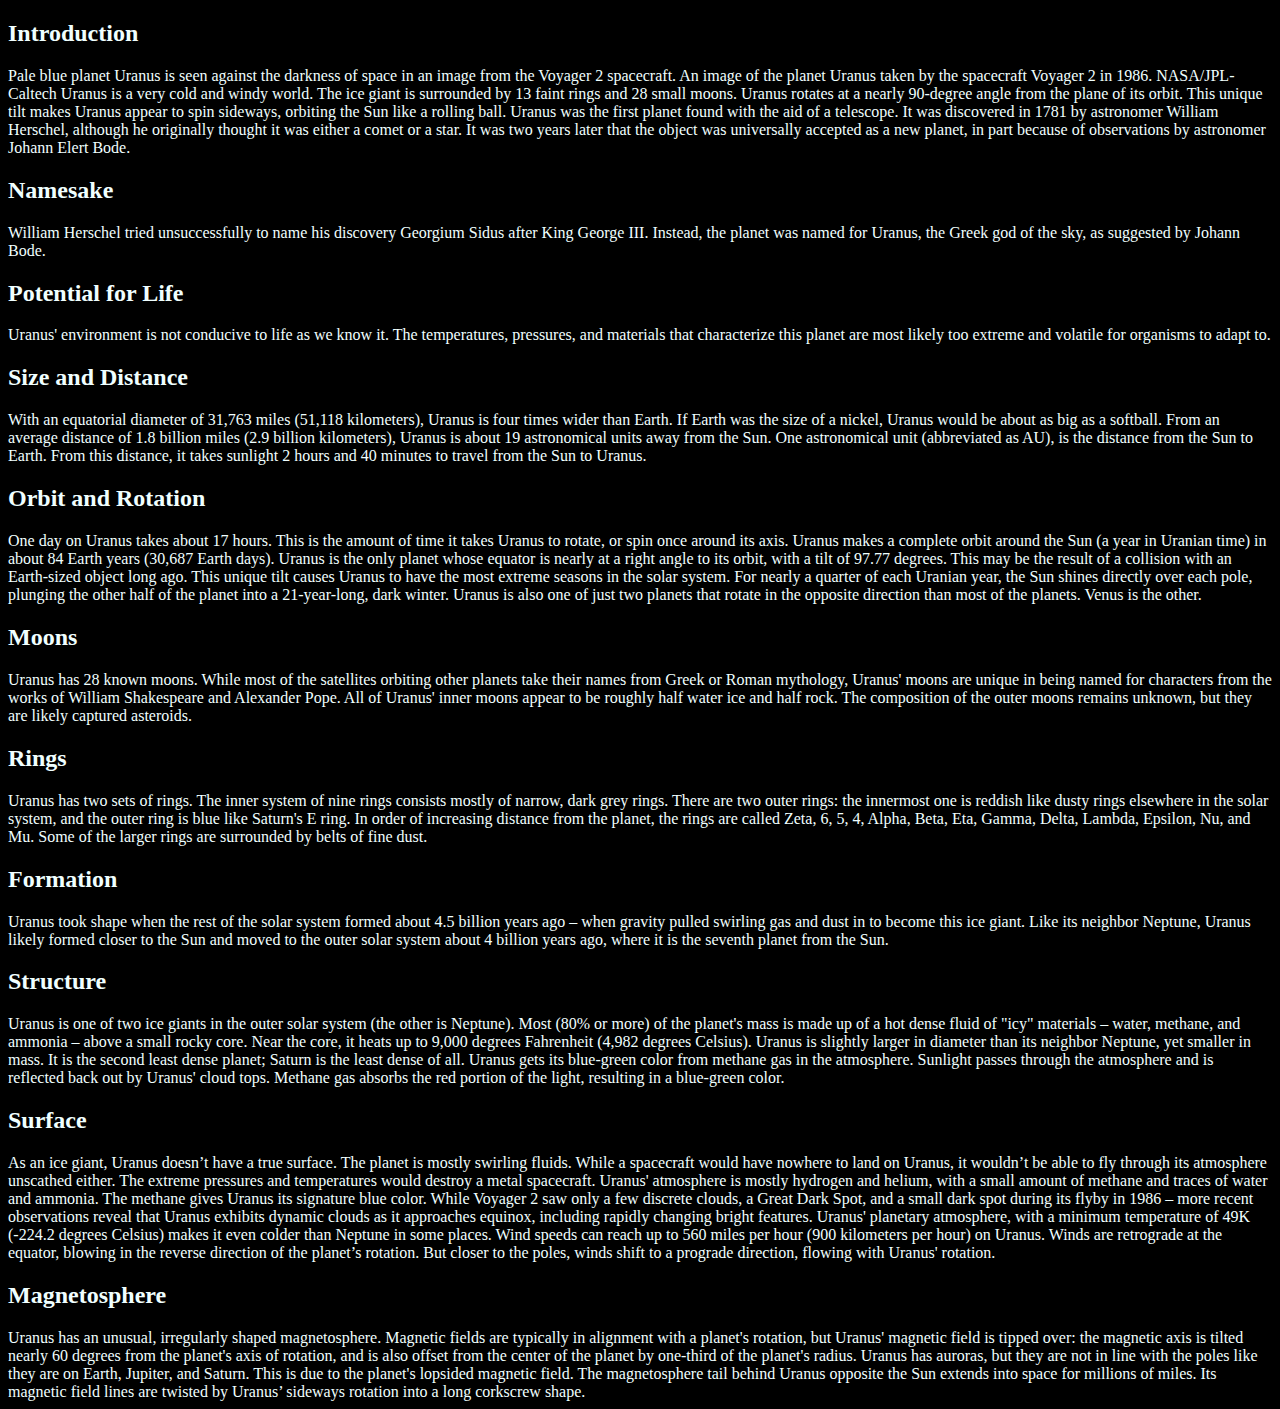
<file: Learn about uranus.html>
<!DOCTYPE html>
<html lang="en">
<head>
    <meta charset="UTF-8">
    <meta name="viewport" content="width=device-width, initial-scale=1.0">
    <title>URANUS</title>
    <link rel="stylesheet" href="solar.css/uranus.css">

</head>
<bo
    <img src="asset/uranus (6).jpg" class="uranus">
    <h2>Introduction </h2>
    Pale blue planet Uranus is seen against the darkness of space in an image from the Voyager 2 spacecraft.
    An image of the planet Uranus taken by the spacecraft Voyager 2 in 1986.
    NASA/JPL-Caltech
Uranus is a very cold and windy world. The ice giant is surrounded by 13 faint rings and 28 small moons. Uranus rotates at a nearly 90-degree angle from the plane of its orbit. This unique tilt makes Uranus appear to spin sideways, orbiting the Sun like a rolling ball.

Uranus was the first planet found with the aid of a telescope. It was discovered in 1781 by astronomer William Herschel, although he originally thought it was either a comet or a star. It was two years later that the object was universally accepted as a new planet, in part because of observations by astronomer Johann Elert Bode.

<h2>Namesake </h2>
William Herschel tried unsuccessfully to name his discovery Georgium Sidus after King George III. Instead, the planet was named for Uranus, the Greek god of the sky, as suggested by Johann Bode.

<h2>Potential for Life </h2>
Uranus' environment is not conducive to life as we know it. The temperatures, pressures, and materials that characterize this planet are most likely too extreme and volatile for organisms to adapt to.

<h2>Size and Distance </h2>
With an equatorial diameter of 31,763 miles (51,118 kilometers), Uranus is four times wider than Earth. If Earth was the size of a nickel, Uranus would be about as big as a softball.

From an average distance of 1.8 billion miles (2.9 billion kilometers), Uranus is about 19 astronomical units away from the Sun. One astronomical unit (abbreviated as AU), is the distance from the Sun to Earth. From this distance, it takes sunlight 2 hours and 40 minutes to travel from the Sun to Uranus.

<h2>Orbit and Rotation </h2>
One day on Uranus takes about 17 hours. This is the amount of time it takes Uranus to rotate, or spin once around its axis. Uranus makes a complete orbit around the Sun (a year in Uranian time) in about 84 Earth years (30,687 Earth days).

Uranus is the only planet whose equator is nearly at a right angle to its orbit, with a tilt of 97.77 degrees. This may be the result of a collision with an Earth-sized object long ago. This unique tilt causes Uranus to have the most extreme seasons in the solar system. For nearly a quarter of each Uranian year, the Sun shines directly over each pole, plunging the other half of the planet into a 21-year-long, dark winter.

Uranus is also one of just two planets that rotate in the opposite direction than most of the planets. Venus is the other.

<h2>Moons </h2>
Uranus has 28 known moons. While most of the satellites orbiting other planets take their names from Greek or Roman mythology, Uranus' moons are unique in being named for characters from the works of William Shakespeare and Alexander Pope.

All of Uranus' inner moons appear to be roughly half water ice and half rock. The composition of the outer moons remains unknown, but they are likely captured asteroids.

<h2>Rings </h2>
Uranus has two sets of rings. The inner system of nine rings consists mostly of narrow, dark grey rings. There are two outer rings: the innermost one is reddish like dusty rings elsewhere in the solar system, and the outer ring is blue like Saturn's E ring.

In order of increasing distance from the planet, the rings are called Zeta, 6, 5, 4, Alpha, Beta, Eta, Gamma, Delta, Lambda, Epsilon, Nu, and Mu. Some of the larger rings are surrounded by belts of fine dust.

<h2>Formation </h2>
Uranus took shape when the rest of the solar system formed about 4.5 billion years ago – when gravity pulled swirling gas and dust in to become this ice giant. Like its neighbor Neptune, Uranus likely formed closer to the Sun and moved to the outer solar system about 4 billion years ago, where it is the seventh planet from the Sun.

<h2>Structure </h2>
Uranus is one of two ice giants in the outer solar system (the other is Neptune). Most (80% or more) of the planet's mass is made up of a hot dense fluid of "icy" materials – water, methane, and ammonia – above a small rocky core. Near the core, it heats up to 9,000 degrees Fahrenheit (4,982 degrees Celsius).

Uranus is slightly larger in diameter than its neighbor Neptune, yet smaller in mass. It is the second least dense planet; Saturn is the least dense of all.

Uranus gets its blue-green color from methane gas in the atmosphere. Sunlight passes through the atmosphere and is reflected back out by Uranus' cloud tops. Methane gas absorbs the red portion of the light, resulting in a blue-green color.

<h2>Surface </h2>
As an ice giant, Uranus doesn’t have a true surface. The planet is mostly swirling fluids. While a spacecraft would have nowhere to land on Uranus, it wouldn’t be able to fly through its atmosphere unscathed either. The extreme pressures and temperatures would destroy a metal spacecraft.
Uranus' atmosphere is mostly hydrogen and helium, with a small amount of methane and traces of water and ammonia. The methane gives Uranus its signature blue color.

While Voyager 2 saw only a few discrete clouds, a Great Dark Spot, and a small dark spot during its flyby in 1986 – more recent observations reveal that Uranus exhibits dynamic clouds as it approaches equinox, including rapidly changing bright features.

Uranus' planetary atmosphere, with a minimum temperature of 49K (-224.2 degrees Celsius) makes it even colder than Neptune in some places.

Wind speeds can reach up to 560 miles per hour (900 kilometers per hour) on Uranus. Winds are retrograde at the equator, blowing in the reverse direction of the planet’s rotation. But closer to the poles, winds shift to a prograde direction, flowing with Uranus' rotation.

<h2>Magnetosphere </h2>
Uranus has an unusual, irregularly shaped magnetosphere. Magnetic fields are typically in alignment with a planet's rotation, but Uranus' magnetic field is tipped over: the magnetic axis is tilted nearly 60 degrees from the planet's axis of rotation, and is also offset from the center of the planet by one-third of the planet's radius.

Uranus has auroras, but they are not in line with the poles like they are on Earth, Jupiter, and Saturn. This is due to the planet's lopsided magnetic field.
The magnetosphere tail behind Uranus opposite the Sun extends into space for millions of miles. Its magnetic field lines are twisted by Uranus’ sideways rotation into a long corkscrew shape.


<br>
</body>
</html>
</file>
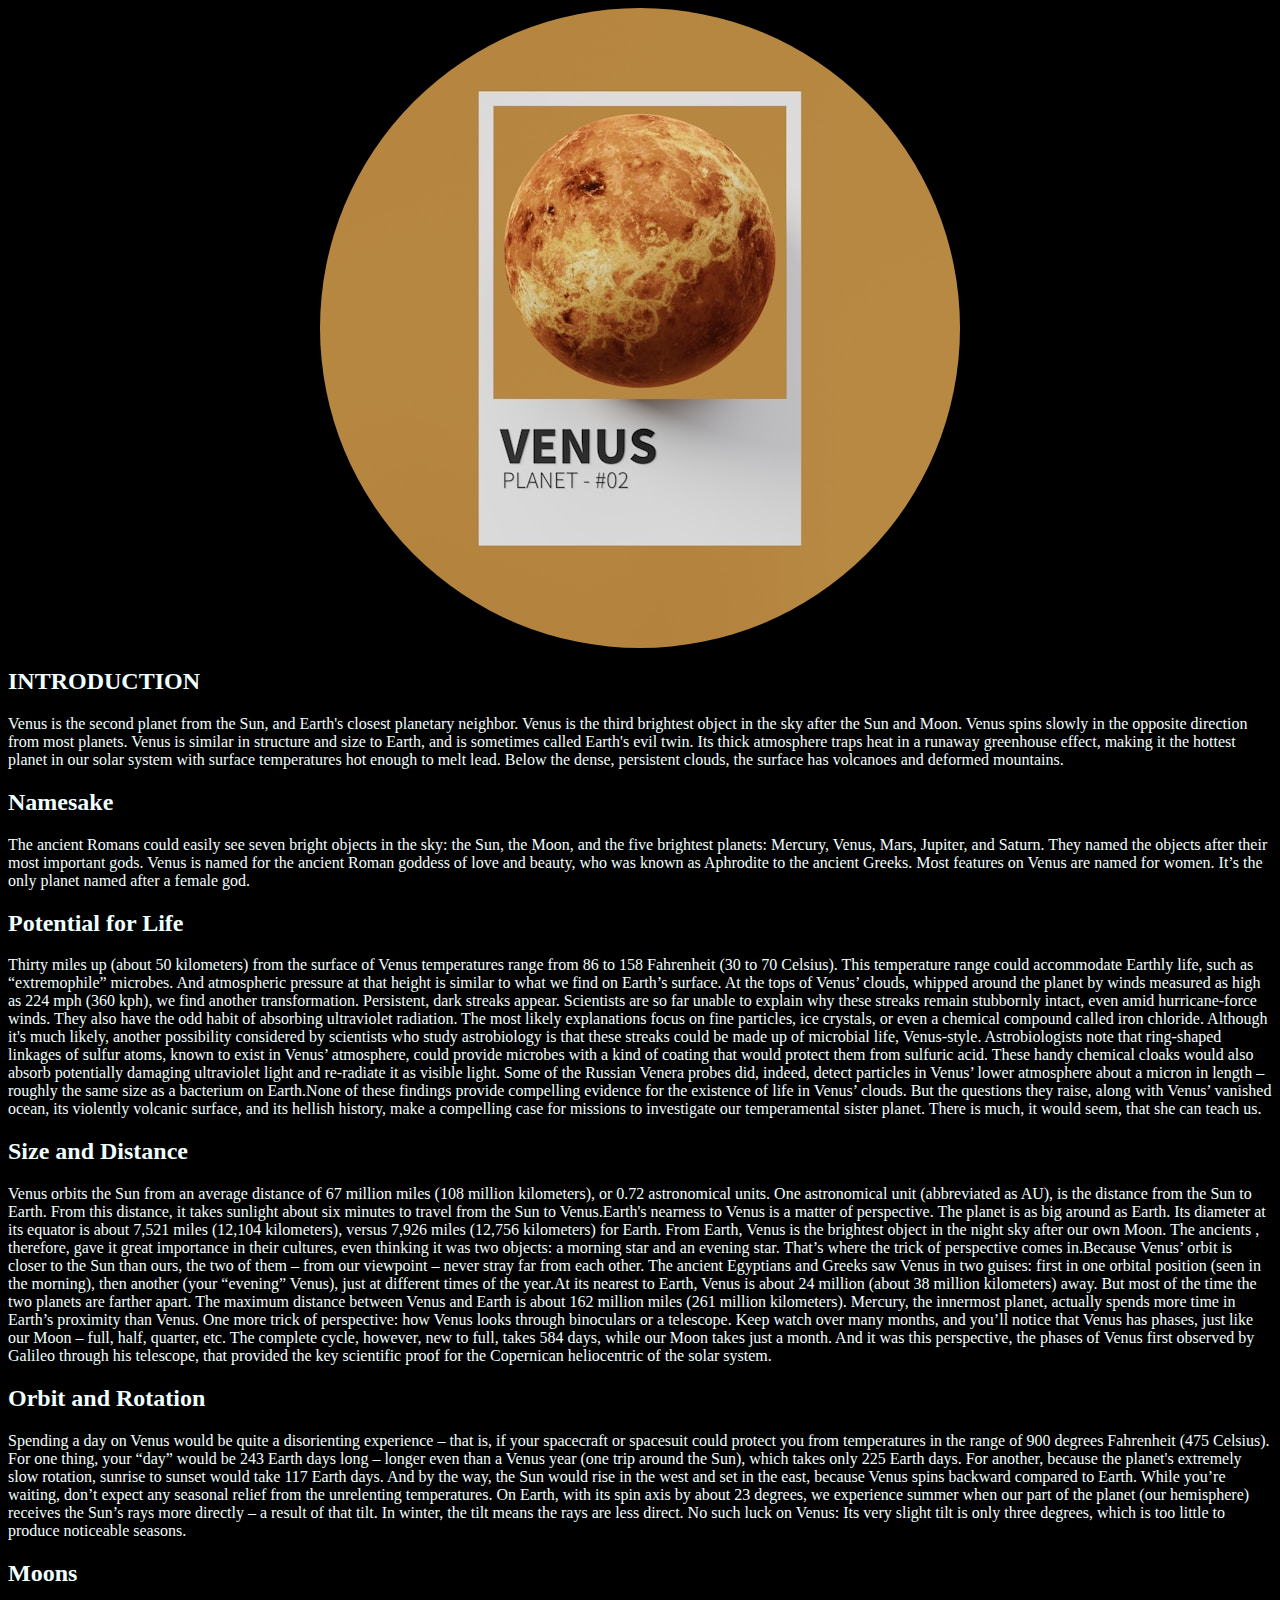
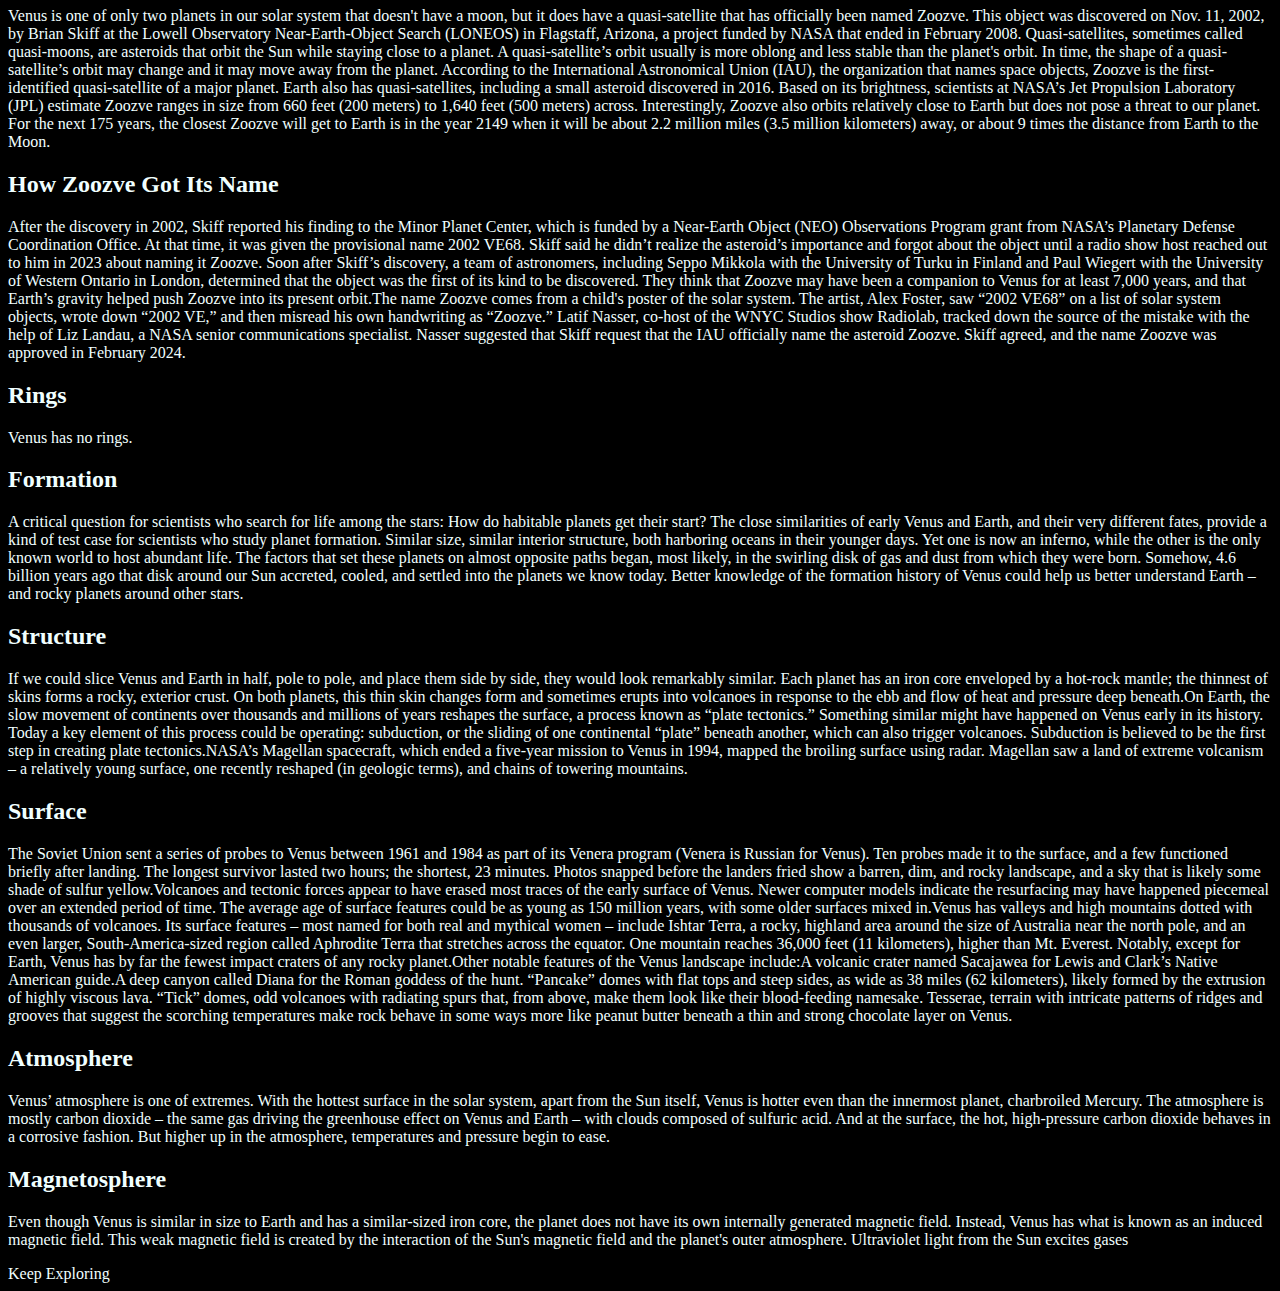
<file: Learn about venus.html>
<!DOCTYPE html>
<html lang="en">
<head>
    <meta charset="UTF-8">
    <meta name="viewport" content="width=device-width, initial-scale=1.0">
    <title>VENUS</title>
    <link rel="stylesheet" href="solar.css/venus.css">
    <img src="asset/venus.jpg" class="venus">
</head>
<body>
    <h2>INTRODUCTION</h2>
 <P>  Venus is the second planet from the Sun, and Earth's closest planetary neighbor. Venus is the third brightest object 
      in the sky after the Sun and Moon. Venus spins slowly in the opposite direction from most planets.
      Venus is similar in structure and size to Earth, and is sometimes called Earth's evil twin. Its thick atmosphere traps
      heat in a runaway greenhouse effect, making it the hottest planet in our solar system with surface temperatures hot 
      enough to melt lead. Below the dense, persistent clouds, the surface has volcanoes and deformed mountains.
 </p>
   <h2>Namesake</h2>
 <p> The ancient Romans could easily see seven bright objects in the sky: the Sun, the Moon, and the five brightest planets:
     Mercury, Venus, Mars, Jupiter, and Saturn. They named the objects after their most important gods.
      Venus is named for the ancient Roman goddess of love and beauty, who was known as Aphrodite to the ancient Greeks. Most
       features on Venus are named for women. It’s the only planet named after a female god.
 </p>
    <h2>Potential for Life </h2>
      <p>     Thirty miles up (about 50 kilometers) from the surface of Venus temperatures range from 86 to 158 Fahrenheit (30 to 70 Celsius).
         This temperature range could accommodate Earthly life, such as “extremophile” microbes. And atmospheric pressure at that height 
         is similar to what we find on Earth’s surface.
         At the tops of Venus’ clouds, whipped around the planet by winds measured as high as 224 mph (360 kph), we find another transformation. 
         Persistent, dark streaks appear. Scientists are so far unable to explain why these streaks remain stubbornly intact, even amid
          hurricane-force winds. They also have the odd habit of absorbing ultraviolet radiation.
         The most likely explanations focus on fine particles, ice crystals, or even a chemical compound called iron chloride. Although it's much
          likely, another possibility considered by scientists who study astrobiology is that these streaks could be made up of microbial life,
         Venus-style. Astrobiologists note that ring-shaped linkages of sulfur atoms, known to exist in Venus’ atmosphere, could provide microbes 
         with a kind of coating that would protect them from sulfuric acid. These handy chemical cloaks would also absorb potentially damaging
         ultraviolet light and re-radiate it as visible light.
         Some of the Russian Venera probes did, indeed, detect particles in Venus’ lower atmosphere about a micron in length – roughly the same
         size as a bacterium on Earth.None of these findings provide compelling evidence for the existence of life in Venus’ clouds. But the 
         questions they raise, along with Venus’ vanished ocean, its violently volcanic surface, and its hellish history, make a compelling 
         case for missions to investigate our temperamental sister planet. There is much, it would seem, that she can teach us.
    </p>

  <h2>Size and Distance </h2>
             <p>     Venus orbits the Sun from an average distance of 67 million miles (108 million kilometers), or 0.72 astronomical units.
                 One astronomical unit (abbreviated as AU), is the distance from the Sun to Earth. From this distance, it takes sunlight
                 about six minutes to travel from the Sun to Venus.Earth's nearness to Venus is a matter of perspective. The planet is 
                  as big around as Earth. Its diameter at its equator is about 7,521 miles (12,104 kilometers), versus 7,926 miles
                  (12,756 kilometers) for Earth. From Earth, Venus is the brightest object in the night sky after our own Moon. The ancients
                 , therefore, gave it great importance in their cultures, even thinking it was two objects: a morning star and an evening 
                  star. That’s where the trick of perspective comes in.Because Venus’ orbit is closer to the Sun than ours, the two of 
                  them – from our viewpoint – never stray far from each other. The ancient Egyptians and Greeks saw Venus in two guises:
                 first in one orbital position (seen in the morning), then another (your “evening” Venus), just at different times of 
                 the year.At its nearest to Earth, Venus is about 24 million (about 38 million kilometers) away. But most of the time
                 the two planets are farther apart. The maximum distance between Venus and Earth is about 162 million miles
                 (261 million kilometers). Mercury, the innermost planet, actually spends more time in Earth’s proximity than Venus.
                 One more trick of perspective: how Venus looks through binoculars or a telescope. Keep watch over many months, and 
                 you’ll notice that Venus has phases, just like our Moon – full, half, quarter, etc. The complete cycle, however, new
                  to full, takes 584 days, while our Moon takes just a month. And it was this perspective, the phases of Venus first
                   observed by Galileo through his telescope, that provided the key scientific proof for the Copernican heliocentric 
                    of the solar system.
             </p>

  <h2>Orbit and Rotation </h2>
          <p>     Spending a day on Venus would be quite a disorienting experience – that is, if your spacecraft or spacesuit could protect
               you from temperatures in the range of 900 degrees Fahrenheit (475 Celsius). For one thing, your “day” would be 243 Earth 
             days long – longer even than a Venus year (one trip around the Sun), which takes only 225 Earth days. For another, because
             the planet's extremely slow rotation, sunrise to sunset would take 117 Earth days. And by the way, the Sun would rise
             in the west and set in the east, because Venus spins backward compared to Earth.
              While you’re waiting, don’t expect any seasonal relief from the unrelenting temperatures. On Earth, with its spin axis 
             by about 23 degrees, we experience summer when our part of the planet (our hemisphere) receives the Sun’s rays
             more directly – a result of that tilt. In winter, the tilt means the rays are less direct. No such luck on Venus: Its
             very slight tilt is only three degrees, which is too little to produce noticeable seasons.
         </p>
  <h2>Moons</h2>
      <p>  Venus is one of only two planets in our solar system that doesn't have a moon, but it does have a quasi-satellite that has officially
          been named Zoozve. This object was discovered on Nov. 11, 2002, by Brian Skiff at the Lowell Observatory Near-Earth-Object Search (LONEOS)
          in Flagstaff, Arizona, a project funded by NASA that ended in February 2008.  
         Quasi-satellites, sometimes called quasi-moons, are asteroids that orbit the Sun while staying close to a planet. A quasi-satellite’s
         orbit usually is more oblong and less stable than the planet's orbit. In time, the shape of a quasi-satellite’s orbit may change and 
         it may move away from the planet. According to the International Astronomical Union (IAU), the organization that names space objects,
           Zoozve is the first-identified quasi-satellite of a major planet. Earth also has quasi-satellites, including a small asteroid discovered 
          in 2016. Based on its brightness, scientists at NASA’s Jet Propulsion Laboratory (JPL) estimate Zoozve ranges in size from 660 feet
         (200 meters) to 1,640 feet (500 meters) across. Interestingly, Zoozve also orbits relatively close to Earth but does not pose a threat
          to our planet. For the next 175 years, the closest Zoozve will get to Earth is in the year 2149 when it will be about 2.2 million miles
           (3.5 million kilometers) away, or about 9 times the distance from Earth to the Moon.  
     </p>

  <h2>How Zoozve Got Its Name</h2>
       <p>After the discovery in 2002, Skiff reported his finding to the Minor Planet Center, which is funded by a Near-Earth Object (NEO) 
         Observations Program grant from NASA’s Planetary Defense Coordination Office. At that time, it was given the provisional name 2002 VE68.
         Skiff said he didn’t realize the asteroid’s importance and forgot about the object until a radio show host reached out to him in 2023
          about naming it Zoozve. Soon after Skiff’s discovery, a team of astronomers, including Seppo Mikkola with the University of Turku in 
          Finland and Paul Wiegert with the University of Western Ontario in London, determined that the object was the first of its kind to be 
          discovered. They think that Zoozve may have been a companion to Venus for at least 7,000 years, and that Earth’s gravity helped push 
          Zoozve into its present orbit.The name Zoozve comes from a child's poster of the solar system. The artist, Alex Foster, saw “2002 
          VE68” on a list of solar system objects, wrote down “2002 VE,” and then misread his own handwriting as “Zoozve.”  Latif Nasser, co-host
           of the WNYC Studios show Radiolab, tracked down the source of the mistake with the help of Liz Landau, a NASA senior communications 
           specialist. Nasser suggested that Skiff request that the IAU officially name the asteroid Zoozve. Skiff agreed, and the name Zoozve
            was approved in February 2024. 
     </p>

   <h2>Rings</h2>
       <p>Venus has no rings. </p>

   <h2>Formation</h2>
       <p> A critical question for scientists who search for life among the stars: How do habitable planets get their start? The close similarities
         of early Venus and Earth, and their very different fates, provide a kind of test case for scientists who study planet formation. Similar size,
          similar interior structure, both harboring oceans in their younger days. Yet one is now an inferno, while the other is the only known world
           to host abundant life. The factors that set these planets on almost opposite paths began, most likely, in the swirling disk of gas and dust
            from which they were born. Somehow, 4.6 billion years ago that disk around our Sun accreted, cooled, and settled into the planets we know 
            today. Better knowledge of the formation history of Venus could help us better understand Earth – and rocky planets around other stars.
     </p>
 <h2>Structure</h2>
      <p> If we could slice Venus and Earth in half, pole to pole, and place them side by side, they would look remarkably similar. Each planet has an 
         iron core enveloped by a hot-rock mantle; the thinnest of skins forms a rocky, exterior crust. On both planets, this thin skin changes form 
         and sometimes erupts into volcanoes in response to the ebb and flow of heat and pressure deep beneath.On Earth, the slow movement of continents
         over thousands and millions of years reshapes the surface, a process known as “plate tectonics.” Something similar might have happened on Venus
          early in its history. Today a key element of this process could be operating: subduction, or the sliding of one continental “plate” beneath 
          another, which can also trigger volcanoes. Subduction is believed to be the first step in creating plate tectonics.NASA’s Magellan spacecraft,
           which ended a five-year mission to Venus in 1994, mapped the broiling surface using radar. Magellan saw a land of extreme volcanism – a 
           relatively young surface, one recently reshaped (in geologic terms), and chains of towering mountains.
    </p>

<h2>Surface</h2>
     <p> The Soviet Union sent a series of probes to Venus between 1961 and 1984 as part of its Venera program (Venera is Russian for Venus).
         Ten probes made it to the surface, and a few functioned briefly after landing. The longest survivor lasted two hours; the shortest,
         23 minutes. Photos snapped before the landers fried show a barren, dim, and rocky landscape, and a sky that is likely some shade of 
         sulfur yellow.Volcanoes and tectonic forces appear to have erased most traces of the early surface of Venus. Newer computer models
          indicate the resurfacing may have happened piecemeal over an extended period of time. The average age of surface features could be
           as young as 150 million years, with some older surfaces mixed in.Venus has valleys and high mountains dotted with thousands of 
         volcanoes. Its surface features – most named for both real and mythical women – include Ishtar Terra, a rocky, highland area around
          the size of Australia near the north pole, and an even larger, South-America-sized region called Aphrodite Terra that stretches
           across the equator. One mountain reaches 36,000 feet (11 kilometers), higher than Mt. Everest. Notably, except for Earth, Venus 
           has by far the fewest impact craters of any rocky planet.Other notable features of the Venus landscape include:A volcanic crater
           named Sacajawea for Lewis and Clark’s Native American guide.A deep canyon called Diana for the Roman goddess of the hunt.
           “Pancake” domes with flat tops and steep sides, as wide as 38 miles (62 kilometers), likely formed by the extrusion of highly viscous lava.
           “Tick” domes, odd volcanoes with radiating spurs that, from above, make them look like their blood-feeding namesake.
           Tesserae, terrain with intricate patterns of ridges and grooves that suggest the scorching temperatures make rock behave 
           in some ways more like peanut butter beneath a thin and strong chocolate layer on Venus.
     </p>
 <h2>Atmosphere</h2>
      <p>  Venus’ atmosphere is one of extremes. With the hottest surface in the solar system, apart from the Sun itself, Venus is hotter 
          even than the innermost planet, charbroiled Mercury. The atmosphere is mostly carbon dioxide – the same gas driving the greenhouse 
          effect on Venus and Earth – with clouds composed of sulfuric acid. And at the surface, the hot, high-pressure carbon dioxide behaves
          in a corrosive fashion. But higher up in the atmosphere, temperatures and pressure begin to ease.
    </p>

 <h2>Magnetosphere</h2>
     <p>  Even though Venus is similar in size to Earth and has a similar-sized iron core, the planet does not have its own internally
          generated magnetic field. Instead, Venus has what is known as an induced magnetic field. This weak magnetic field is created 
          by the interaction of the Sun's magnetic field and the planet's outer atmosphere. Ultraviolet light from the Sun excites gases
     </p>
Keep Exploring
</body>
</html>
</file>
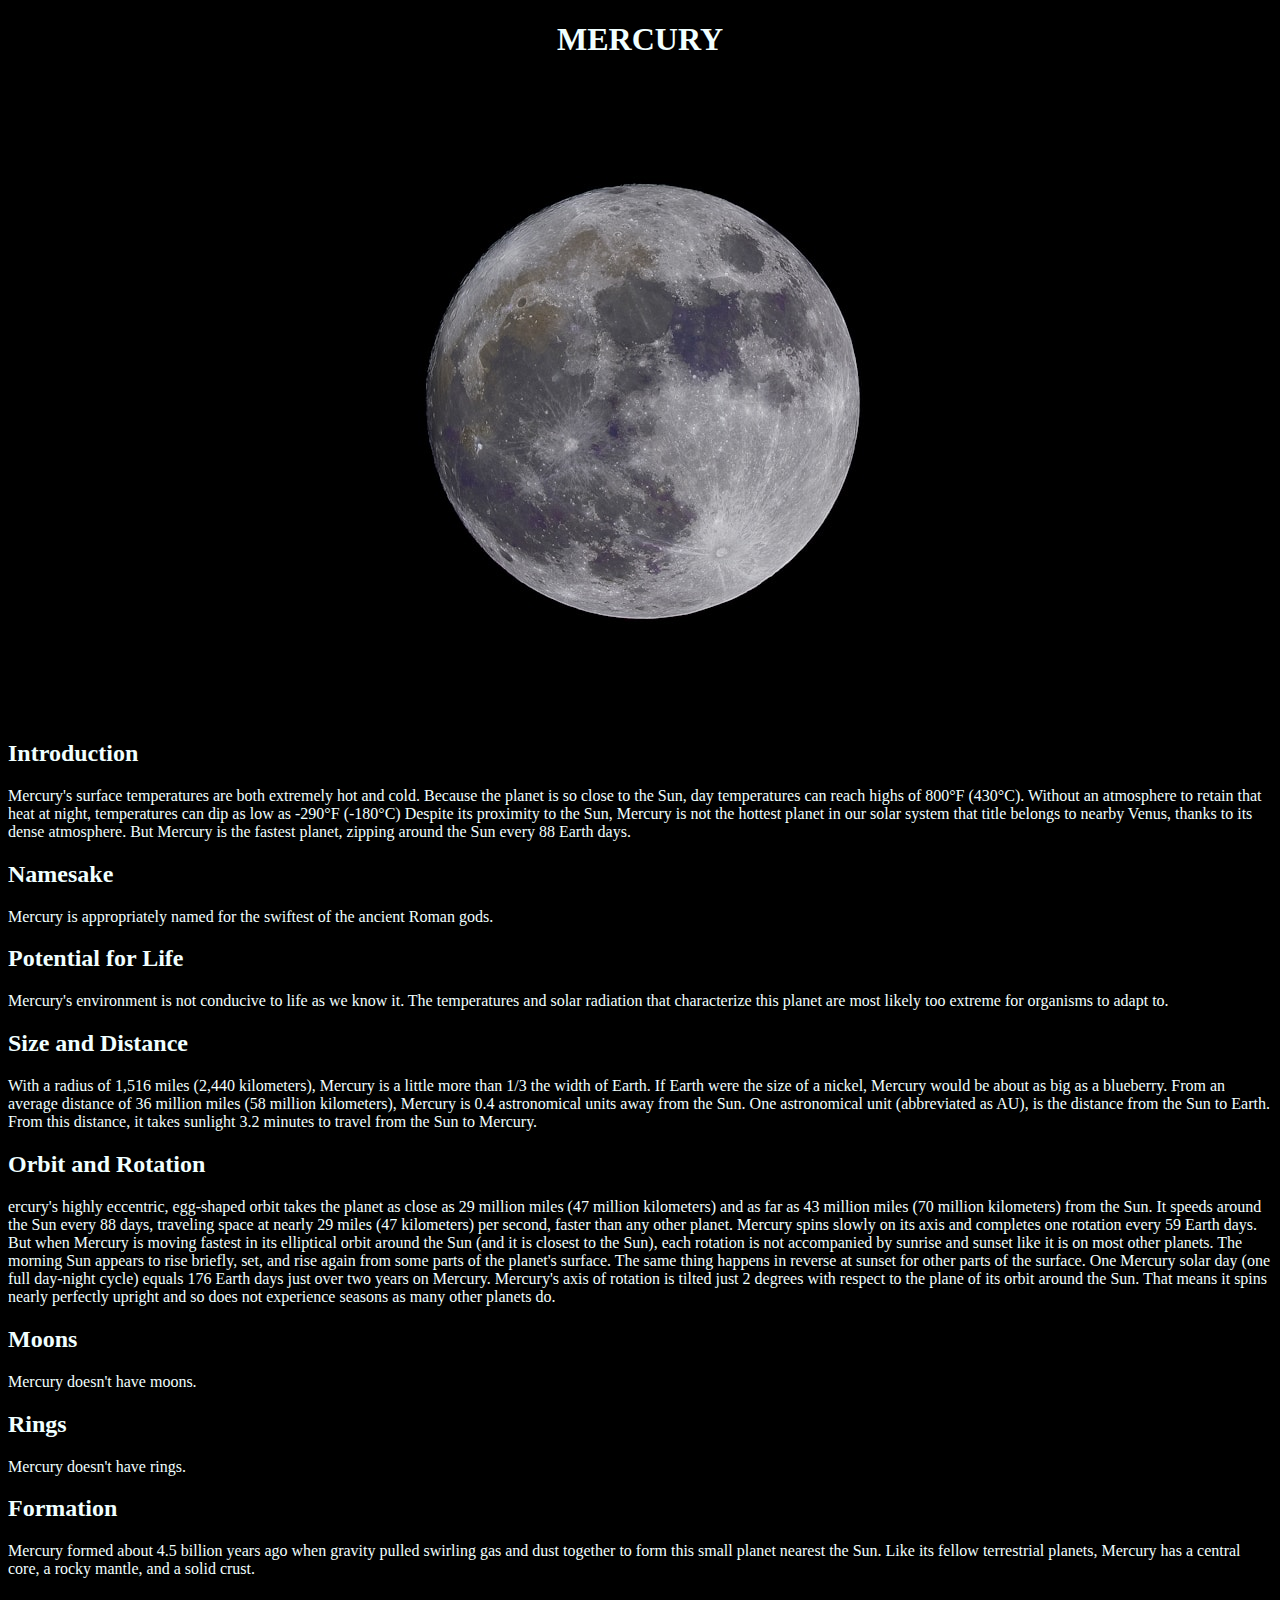
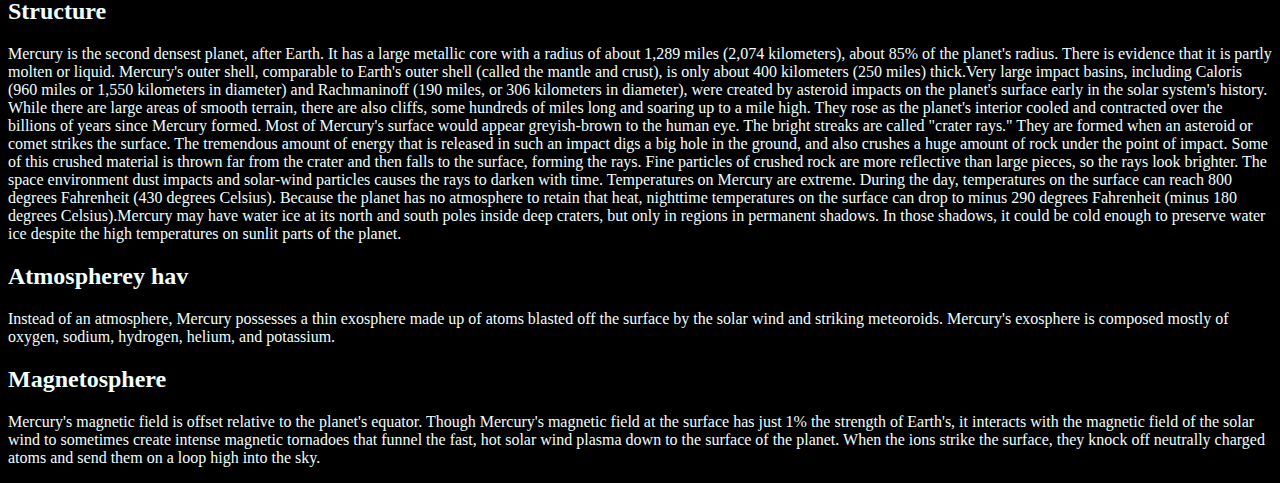
<file: Learn mercury.html>
<!DOCTYPE html>
<html lang="en">
<head>
    <meta charset="UTF-8">
    <meta name="viewport" content="width=device-width, initial-scale=1.0">
    <title>Learn mercury</title>
    <link rel="stylesheet" href="solar.css/mercury.css">
        <h1>MERCURY</h1>
        <img src="asset/mercury head.jpg" alt="mercury">
        
      </head>
      <body>
   <h2>Introduction</h2>
       <p>Mercury's surface temperatures are both extremely hot and cold.
           Because the planet is so close to the Sun, day temperatures can reach highs of 800°F (430°C). 
           Without an atmosphere to retain that heat at night, temperatures can dip as low as -290°F (-180°C)
                  Despite its proximity to the Sun, Mercury is not the hottest planet in our solar system  that 
                  title belongs to nearby Venus, thanks to its dense atmosphere. But Mercury is the fastest planet,
                   zipping around the Sun every 88 Earth days.
          </p>
     <h2>Namesake</h2>
        <p>Mercury is appropriately named for the swiftest of the ancient Roman gods.</p>
     <h2>Potential for Life</h2>
       <p>Mercury's environment is not conducive to life as we know it.
         The temperatures and solar radiation that characterize this planet are most likely too extreme for organisms to adapt to.
        </p>
     <h2>Size and Distance</h2>
       <p>With a radius of 1,516 miles (2,440 kilometers), Mercury is a little more than 1/3 the width of Earth. 
          If Earth were the size of a nickel, Mercury would be about as big as a blueberry. 
         From an average distance of 36 million miles (58 million kilometers), Mercury is 0.4 astronomical units away from the Sun.
          One astronomical unit (abbreviated as AU), is the distance from the Sun to Earth. From this distance,
           it takes sunlight 3.2 minutes to travel from the Sun to Mercury.
        </p>
     <h2>Orbit and Rotation</h2>
       <p>ercury's highly eccentric, egg-shaped orbit takes the planet as close as 29 million miles (47 million kilometers)
         and as far as 43 million miles (70 million kilometers) from the Sun. It speeds around the Sun every 88 days, traveling 
          space at nearly 29 miles (47 kilometers) per second, faster than any other planet.
           Mercury spins slowly on its axis and completes one rotation every 59 Earth days. But when Mercury is moving fastest in
         its elliptical orbit around the Sun (and it is closest to the Sun), each rotation is not accompanied by sunrise and sunset 
         like it is on most other planets. The morning Sun appears to rise briefly, set, and rise again from some parts of the planet's
          surface. The same thing happens in reverse at sunset for other parts of the surface. One Mercury solar day (one full day-night
           cycle) equals 176 Earth days  just over two years on Mercury.
           Mercury's axis of rotation is tilted just 2 degrees with respect to the plane of its orbit around the Sun. That means it spins 
           nearly perfectly upright and so does not experience seasons as many other planets do.
        </p>
      <h2>Moons</h2>
         <p>Mercury doesn't have moons.</p>
      <h2>Rings</h2>
        <p>Mercury doesn't have rings.</p>
      <h2>Formation</h2>
         <p>  Mercury formed about 4.5 billion years ago when gravity pulled swirling gas and dust together to form this small planet nearest the Sun.
             Like its fellow terrestrial planets, Mercury has a central core, a rocky mantle, and a solid crust.
         </p>
      <h2>Structure</h2>
         <p>  Mercury is the second densest planet, after Earth. It has a large metallic core with a radius of about 1,289 miles (2,074 kilometers), about
             85% of the planet's radius. There is evidence that it is partly molten or liquid. Mercury's outer shell, comparable to Earth's outer shell 
             (called the mantle and crust), is only about 400 kilometers (250 miles) thick.Very large impact basins, including Caloris (960 miles or 1,550 
             kilometers in diameter) and Rachmaninoff (190 miles, or 306 kilometers in diameter), were created by asteroid impacts on the planet's surface 
             early in the solar system's history. While there are large areas of smooth terrain, there are also cliffs, some hundreds of miles long and 
             soaring up to a mile high. They rose as the planet's interior cooled and contracted over the billions of years since Mercury formed.
             Most of Mercury's surface would appear greyish-brown to the human eye. The bright streaks are called "crater rays." They are formed when an
              asteroid or comet strikes the surface. The tremendous amount of energy that is released in such an impact digs a big hole in the ground, and
               also crushes a huge amount of rock under the point of impact. Some of this crushed material is thrown far from the crater and then falls to
                the surface, forming the rays. Fine particles of crushed rock are more reflective than large pieces, so the rays look brighter. The space 
                environment dust impacts and solar-wind particles  causes the rays to darken with time.
               Temperatures on Mercury are extreme. During the day, temperatures on the surface can reach 800 degrees Fahrenheit (430 degrees Celsius). 
               Because the planet has no atmosphere to retain that heat, nighttime temperatures on the surface can drop to minus 290 degrees Fahrenheit 
               (minus 180 degrees Celsius).Mercury may have water ice at its north and south poles inside deep craters, but only in regions in permanent
                shadows. In those shadows, it could be cold enough to preserve water ice despite the high temperatures on sunlit parts of the planet.
         </p>

      <h2>Atmospherey hav</h2>
      <p> Instead of an atmosphere, Mercury possesses a thin exosphere made up of atoms blasted off the surface by the solar wind and striking meteoroids.
            Mercury's exosphere is composed mostly of oxygen, sodium, hydrogen, helium, and potassium.
       </p>
        <h2>Magnetosphere</h2>
     <p>  Mercury's magnetic field is offset relative to the planet's equator. Though Mercury's magnetic field at the surface has just 1% the strength of 
          Earth's, it interacts with the magnetic field of the solar wind to sometimes create intense magnetic tornadoes that funnel the fast, hot solar 
         wind plasma down to the surface of the planet. When the ions strike the surface, they knock off neutrally charged atoms and send them on a loop high into the sky.
     </p>

    </p>
</body>
</html>
</file>
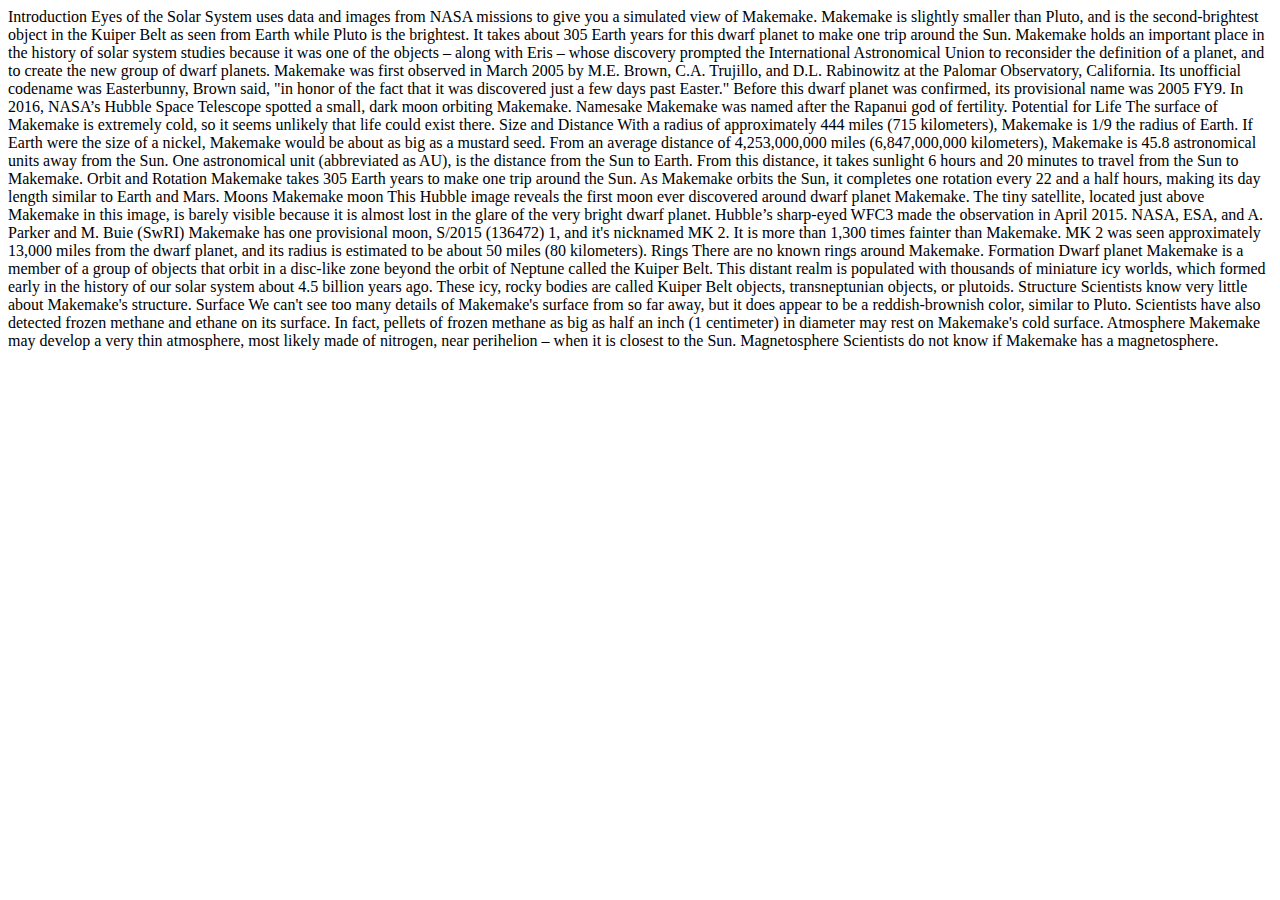
<file: makemake.html>
<!DOCTYPE html>
<html lang="en">
<head>
    <meta charset="UTF-8">
    <meta name="viewport" content="width=device-width, initial-scale=1.0">
    <title>Document</title>
</head>
<body>
    
</body>
</html>







Introduction

Eyes of the Solar System uses data and images from NASA missions to give you a simulated view of Makemake.
Makemake is slightly smaller than Pluto, and is the second-brightest object in the Kuiper Belt as seen from Earth while Pluto is the brightest. It takes about 305 Earth years for this dwarf planet to make one trip around the Sun.

Makemake holds an important place in the history of solar system studies because it was one of the objects – along with Eris – whose discovery prompted the International Astronomical Union to reconsider the definition of a planet, and to create the new group of dwarf planets.

Makemake was first observed in March 2005 by M.E. Brown, C.A. Trujillo, and D.L. Rabinowitz at the Palomar Observatory, California. Its unofficial codename was Easterbunny, Brown said, "in honor of the fact that it was discovered just a few days past Easter." Before this dwarf planet was confirmed, its provisional name was 2005 FY9. In 2016, NASA’s Hubble Space Telescope spotted a small, dark moon orbiting Makemake.

Namesake
Makemake was named after the Rapanui god of fertility.

Potential for Life
The surface of Makemake is extremely cold, so it seems unlikely that life could exist there.

Size and Distance
With a radius of approximately 444 miles (715 kilometers), Makemake is 1/9 the radius of Earth. If Earth were the size of a nickel, Makemake would be about as big as a mustard seed.

From an average distance of 4,253,000,000 miles (6,847,000,000 kilometers), Makemake is 45.8 astronomical units away from the Sun. One astronomical unit (abbreviated as AU), is the distance from the Sun to Earth. From this distance, it takes sunlight 6 hours and 20 minutes to travel from the Sun to Makemake.

Orbit and Rotation
Makemake takes 305 Earth years to make one trip around the Sun. As Makemake orbits the Sun, it completes one rotation every 22 and a half hours, making its day length similar to Earth and Mars.

Moons
Makemake moon
This Hubble image reveals the first moon ever discovered around dwarf planet Makemake. The tiny satellite, located just above Makemake in this image, is barely visible because it is almost lost in the glare of the very bright dwarf planet. Hubble’s sharp-eyed WFC3 made the observation in April 2015.
NASA, ESA, and A. Parker and M. Buie (SwRI)
Makemake has one provisional moon, S/2015 (136472) 1, and it's nicknamed MK 2. It is more than 1,300 times fainter than Makemake. MK 2 was seen approximately 13,000 miles from the dwarf planet, and its radius is estimated to be about 50 miles (80 kilometers).

Rings
There are no known rings around Makemake.

Formation
Dwarf planet Makemake is a member of a group of objects that orbit in a disc-like zone beyond the orbit of Neptune called the Kuiper Belt. This distant realm is populated with thousands of miniature icy worlds, which formed early in the history of our solar system about 4.5 billion years ago. These icy, rocky bodies are called Kuiper Belt objects, transneptunian objects, or plutoids.

Structure
Scientists know very little about Makemake's structure.

Surface
We can't see too many details of Makemake's surface from so far away, but it does appear to be a reddish-brownish color, similar to Pluto. Scientists have also detected frozen methane and ethane on its surface. In fact, pellets of frozen methane as big as half an inch (1 centimeter) in diameter may rest on Makemake's cold surface.

Atmosphere
Makemake may develop a very thin atmosphere, most likely made of nitrogen, near perihelion – when it is closest to the Sun.

Magnetosphere
Scientists do not know if Makemake has a magnetosphere.
</file>
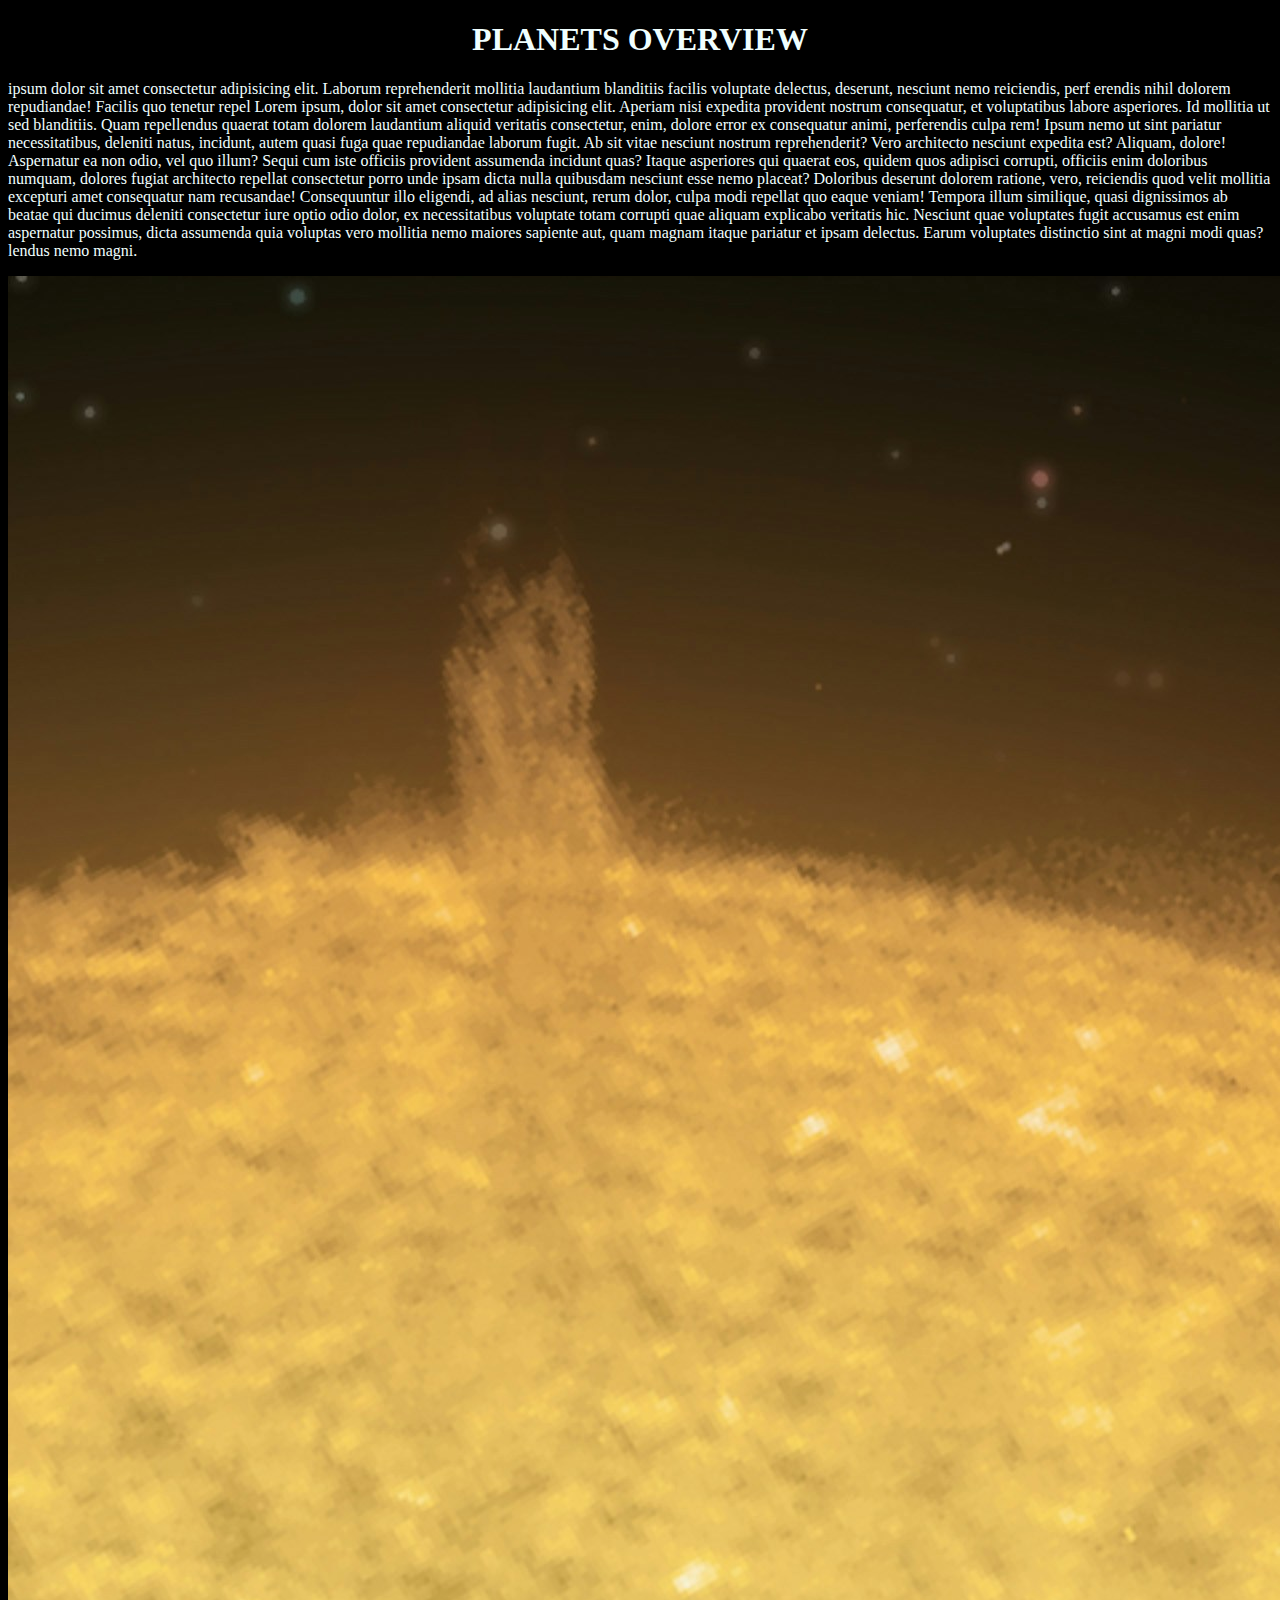
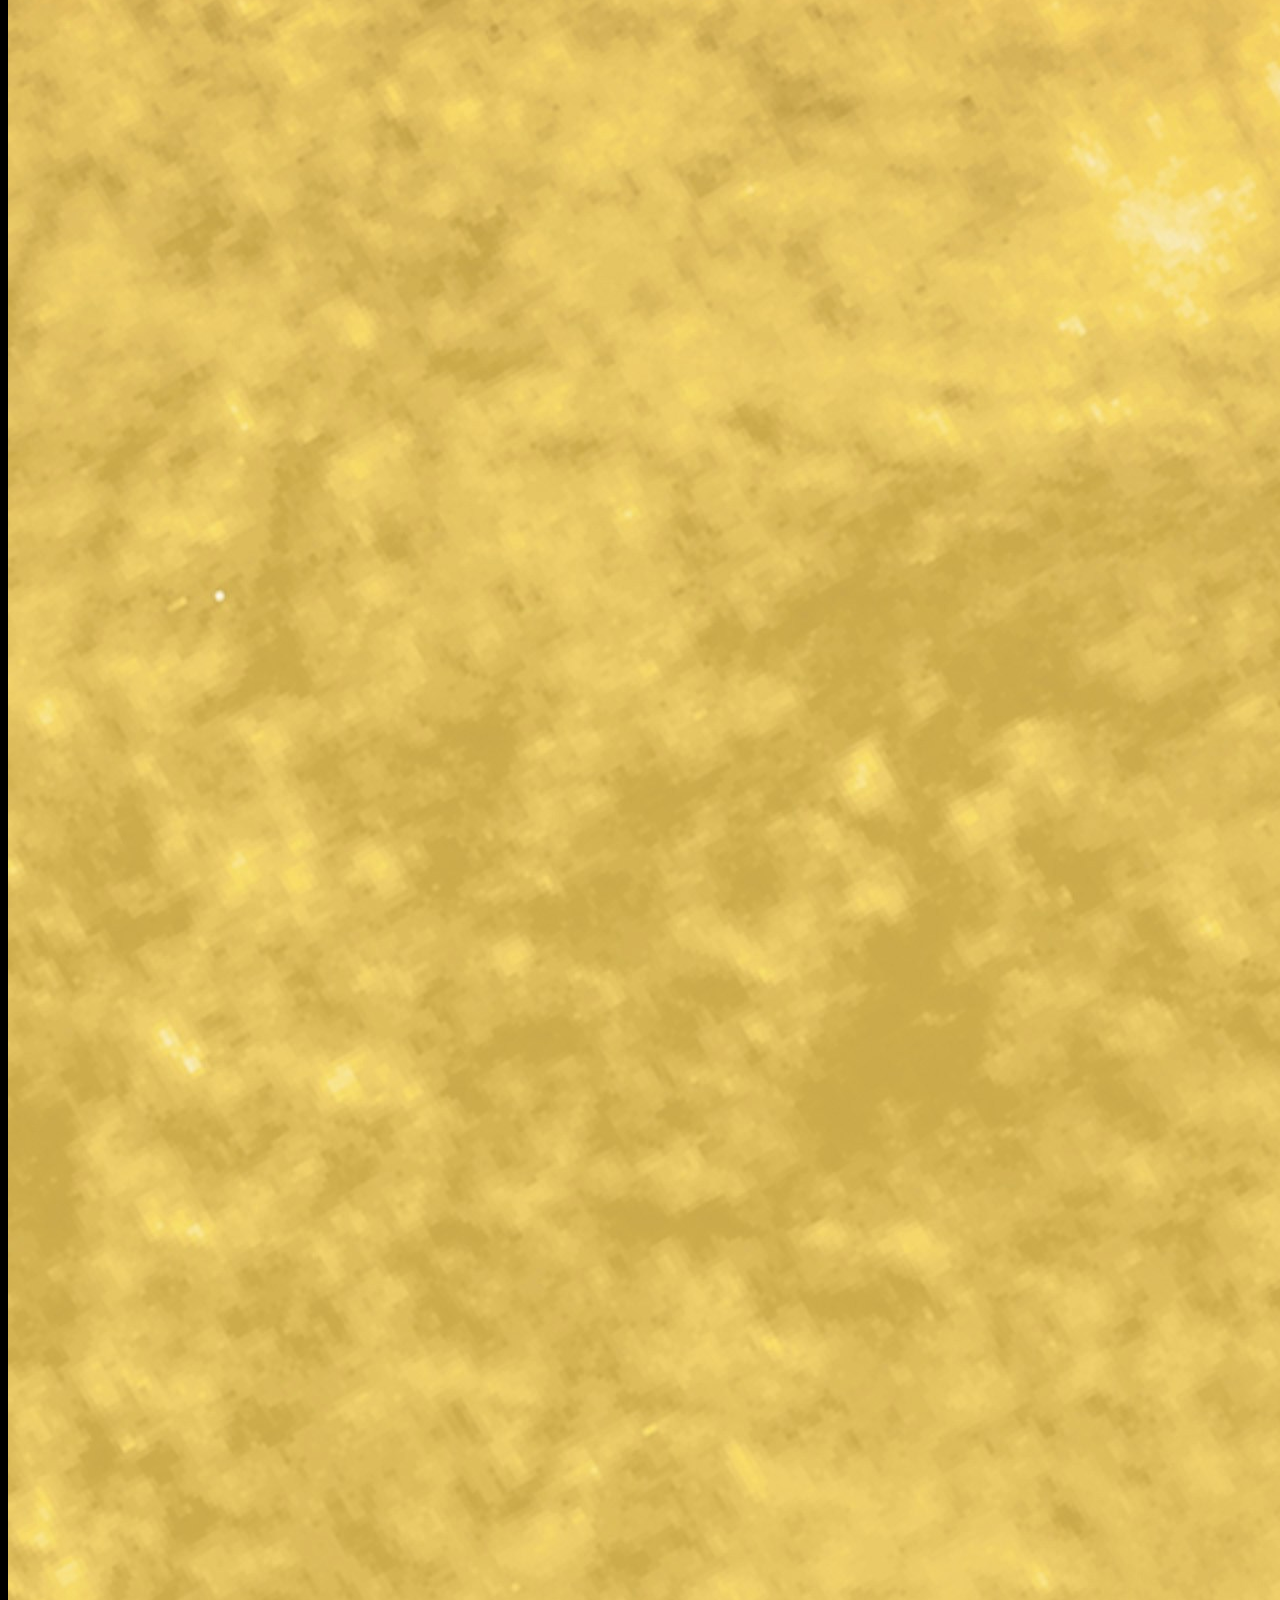
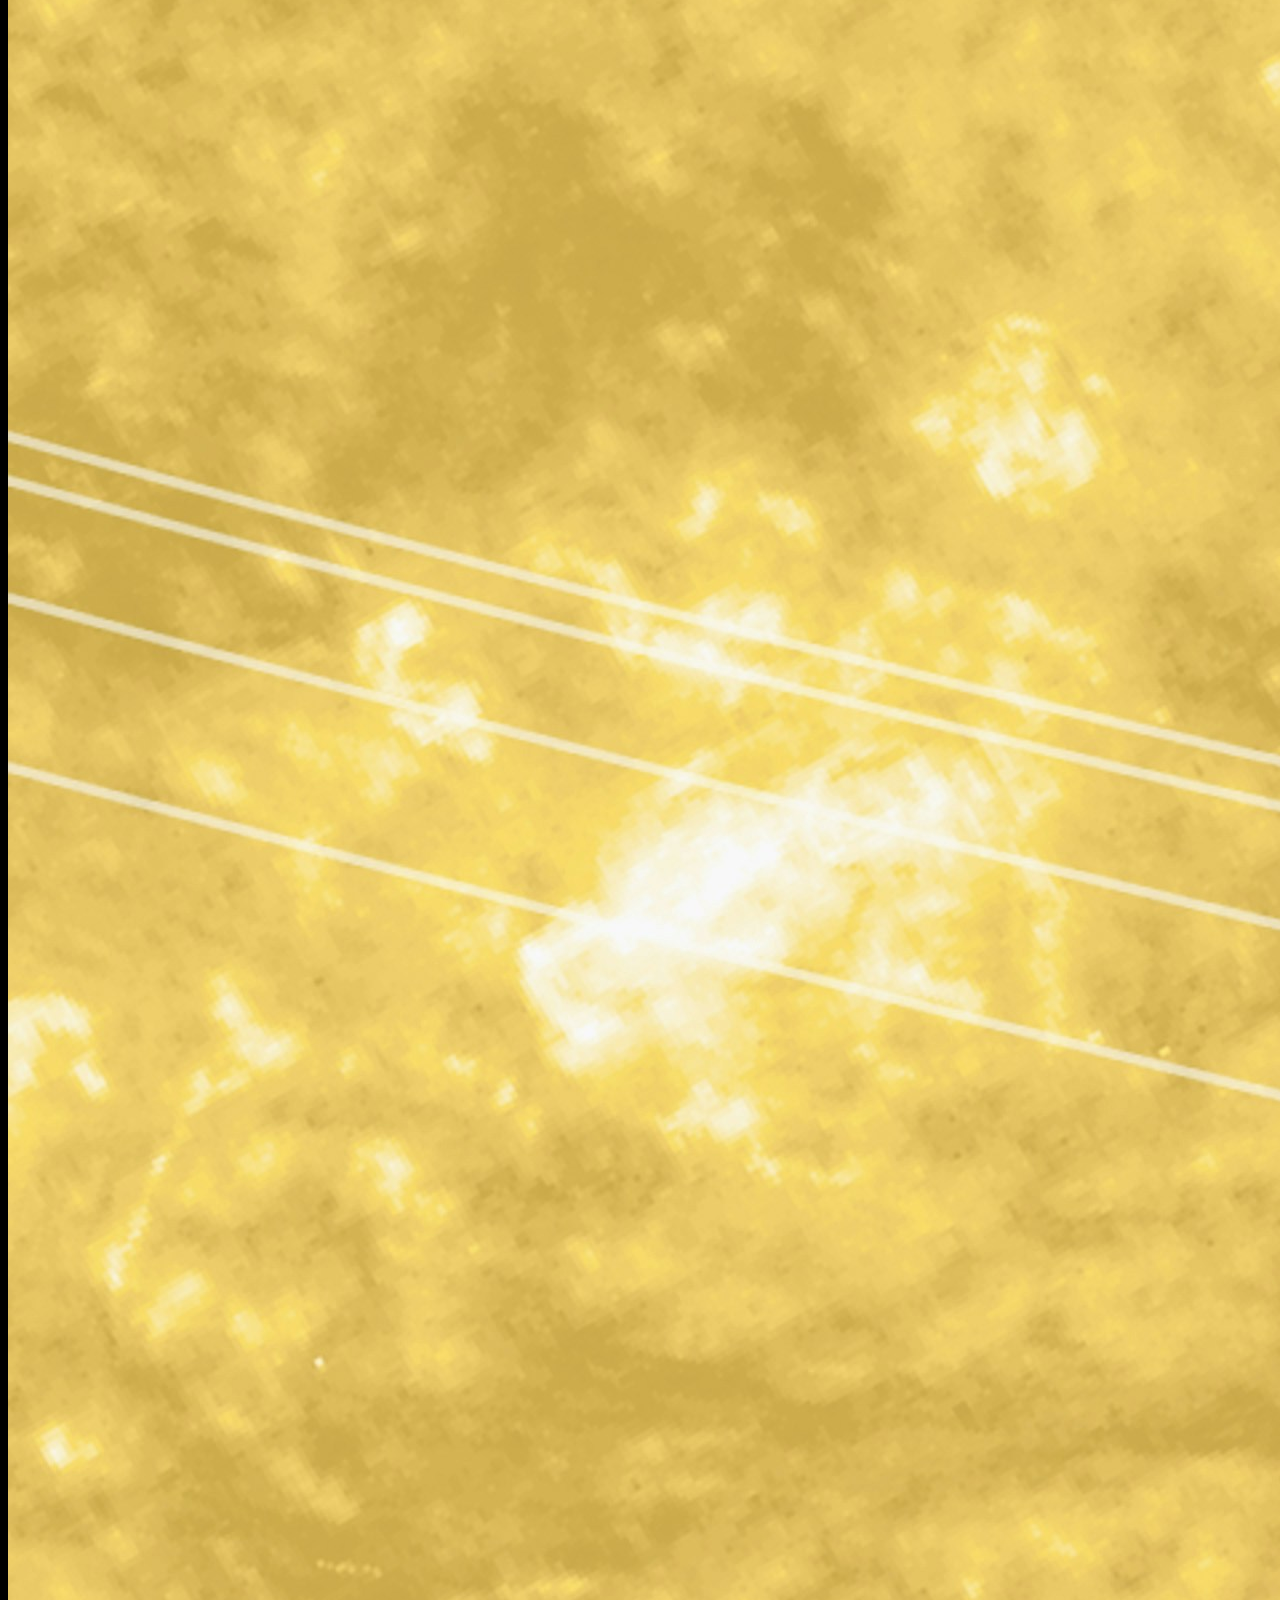
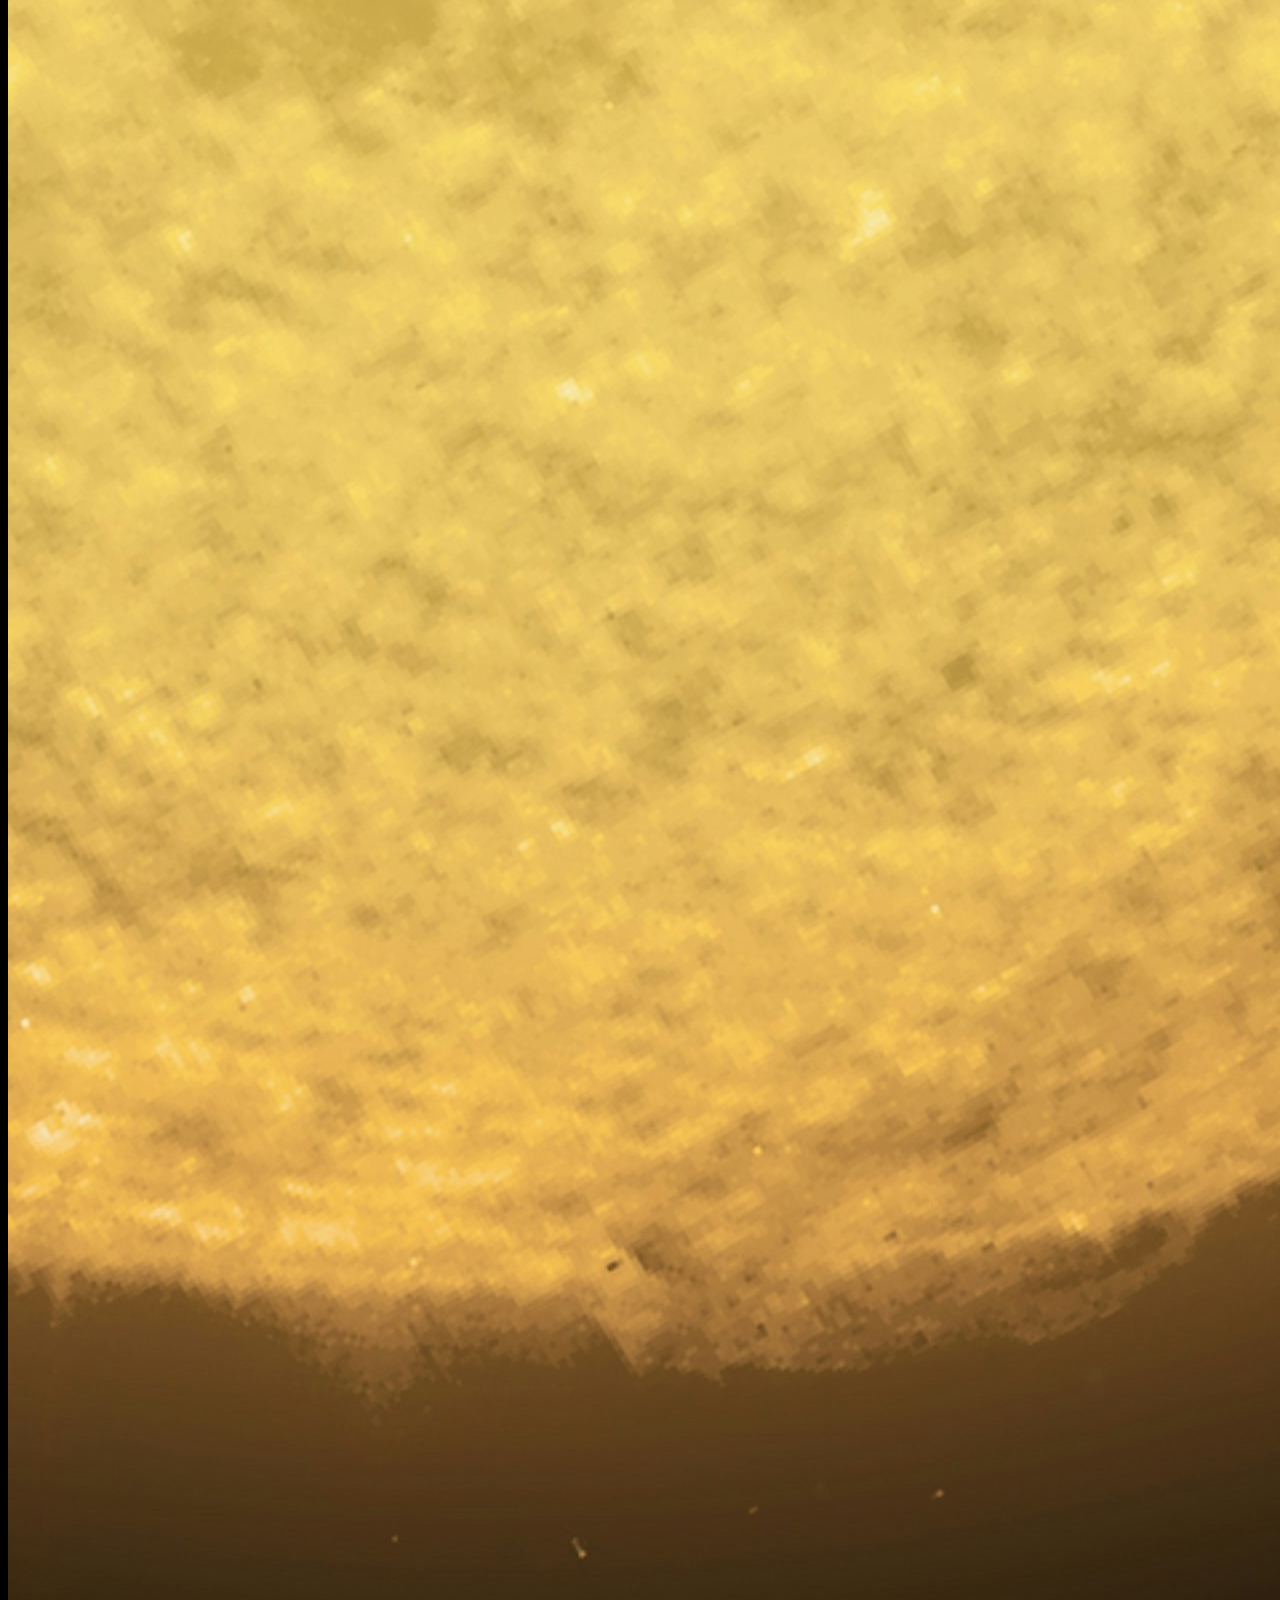
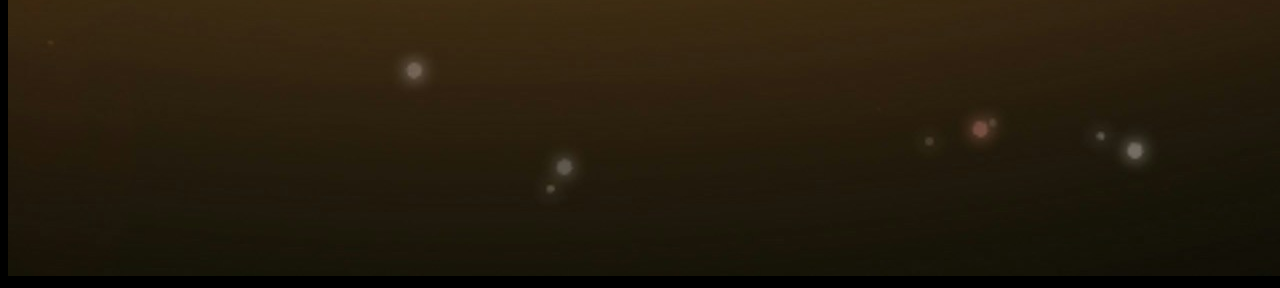
<file: Planets Overview.html>
<!DOCTYPE html>
<html lang="en">
<head>
    <meta charset="UTF-8">
    <meta name="viewport" content="width=device-width, initial-scale=1.0">
    <title>Planets Overview</title>
   <h1 style="color: azure;text-align: center;">PLANETS OVERVIEW</h1>
</head>
<body style="background-color: black;">
    
   <p style="color: azure;">ipsum dolor sit amet consectetur adipisicing elit. 
    Laborum reprehenderit mollitia laudantium blanditiis facilis 
    voluptate delectus, deserunt, nesciunt nemo reiciendis, perf
    erendis nihil dolorem repudiandae! Facilis quo tenetur repel
    Lorem ipsum, dolor sit amet consectetur adipisicing elit. Aperiam nisi expedita provident nostrum consequatur, et voluptatibus labore asperiores. Id mollitia ut sed blanditiis. Quam repellendus quaerat totam dolorem laudantium aliquid veritatis consectetur, enim, dolore error ex consequatur animi, perferendis culpa rem! Ipsum nemo ut sint pariatur necessitatibus, deleniti natus, incidunt, autem quasi fuga quae repudiandae laborum fugit. Ab sit vitae nesciunt nostrum reprehenderit? Vero architecto nesciunt expedita est? Aliquam, dolore! Aspernatur ea non odio, vel quo illum? Sequi cum iste officiis provident assumenda incidunt quas? Itaque asperiores qui quaerat eos, quidem quos adipisci corrupti, officiis enim doloribus numquam, dolores fugiat architecto repellat consectetur porro unde ipsam dicta nulla quibusdam nesciunt esse nemo placeat? Doloribus deserunt dolorem ratione, vero, reiciendis quod velit mollitia excepturi amet consequatur nam recusandae! Consequuntur illo eligendi, ad alias nesciunt, rerum dolor, culpa modi repellat quo eaque veniam! Tempora illum similique, quasi dignissimos ab beatae qui ducimus deleniti consectetur iure optio odio dolor, ex necessitatibus voluptate totam corrupti quae aliquam explicabo veritatis hic. Nesciunt quae voluptates fugit accusamus est enim aspernatur possimus, dicta assumenda quia voluptas vero mollitia nemo maiores sapiente aut, quam magnam itaque pariatur et ipsam delectus. Earum voluptates distinctio sint at magni modi quas?
    lendus nemo magni.
   </p>
  <img src="asset/nasa-hubble-space-telescope-rZhFmSl1Jow-unsplash.jpg" alt="sun">
</body>
</html>
</file>
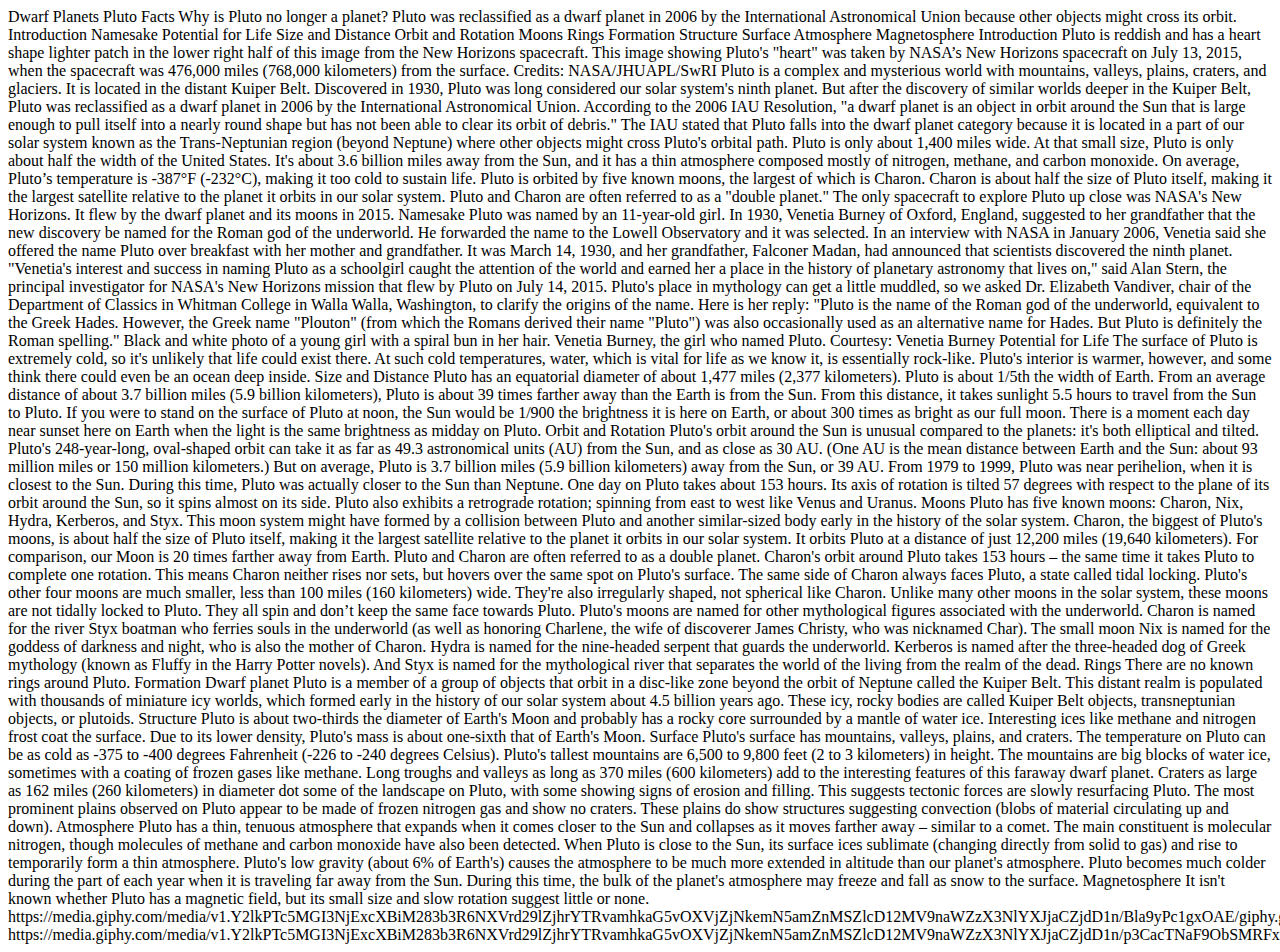
<file: pluto.html>
<!DOCTYPE html>
<html lang="en">
<head>
    <meta charset="UTF-8">
    <meta name="viewport" content="width=device-width, initial-scale=1.0">
    <title>Document</title>
</head>
<body>
    
</body>
</html>






Dwarf Planets
Pluto Facts
Why is Pluto no longer a planet? Pluto was reclassified as a dwarf planet in 2006 by the International Astronomical Union because other objects might cross its orbit.

Introduction
Namesake
Potential for Life
Size and Distance
Orbit and Rotation
Moons
Rings
Formation
Structure
Surface
Atmosphere
Magnetosphere
Introduction
Pluto is reddish and has a heart shape lighter patch in the lower right half of this image from the New Horizons spacecraft.
This image showing Pluto's "heart" was taken by NASA’s New Horizons spacecraft on July 13, 2015, when the spacecraft was 476,000 miles (768,000 kilometers) from the surface.
Credits: NASA/JHUAPL/SwRI
Pluto is a complex and mysterious world with mountains, valleys, plains, craters, and glaciers. It is located in the distant Kuiper Belt.

Discovered in 1930, Pluto was long considered our solar system's ninth planet. But after the discovery of similar worlds deeper in the Kuiper Belt, Pluto was reclassified as a dwarf planet in 2006 by the International Astronomical Union.

According to the 2006 IAU Resolution, "a dwarf planet is an object in orbit around the Sun that is large enough to pull itself into a nearly round shape but has not been able to clear its orbit of debris." The IAU stated that Pluto falls into the dwarf planet category because it is located in a part of our solar system known as the Trans-Neptunian region (beyond Neptune) where other objects might cross Pluto's orbital path.

Pluto is only about 1,400 miles wide. At that small size, Pluto is only about half the width of the United States. It's about 3.6 billion miles away from the Sun, and it has a thin atmosphere composed mostly of nitrogen, methane, and carbon monoxide. On average, Pluto’s temperature is -387°F (-232°C), making it too cold to sustain life.

Pluto is orbited by five known moons, the largest of which is Charon. Charon is about half the size of Pluto itself, making it the largest satellite relative to the planet it orbits in our solar system. Pluto and Charon are often referred to as a "double planet."

The only spacecraft to explore Pluto up close was NASA's New Horizons. It flew by the dwarf planet and its moons in 2015.

Namesake
Pluto was named by an 11-year-old girl.

In 1930, Venetia Burney of Oxford, England, suggested to her grandfather that the new discovery be named for the Roman god of the underworld. He forwarded the name to the Lowell Observatory and it was selected.

In an interview with NASA in January 2006, Venetia said she offered the name Pluto over breakfast with her mother and grandfather. It was March 14, 1930, and her grandfather, Falconer Madan, had announced that scientists discovered the ninth planet.

"Venetia's interest and success in naming Pluto as a schoolgirl caught the attention of the world and earned her a place in the history of planetary astronomy that lives on," said Alan Stern, the principal investigator for NASA's New Horizons mission that flew by Pluto on July 14, 2015.

Pluto's place in mythology can get a little muddled, so we asked Dr. Elizabeth Vandiver, chair of the Department of Classics in Whitman College in Walla Walla, Washington, to clarify the origins of the name.

Here is her reply:

"Pluto is the name of the Roman god of the underworld, equivalent to the Greek Hades.

However, the Greek name "Plouton" (from which the Romans derived their name "Pluto") was also occasionally used as an alternative name for Hades. But Pluto is definitely the Roman spelling."

Black and white photo of a young girl with a spiral bun in her hair.
Venetia Burney, the girl who named Pluto.
Courtesy: Venetia Burney
Potential for Life
The surface of Pluto is extremely cold, so it's unlikely that life could exist there. At such cold temperatures, water, which is vital for life as we know it, is essentially rock-like. Pluto's interior is warmer, however, and some think there could even be an ocean deep inside.

Size and Distance
Pluto has an equatorial diameter of about 1,477 miles (2,377 kilometers). Pluto is about 1/5th the width of Earth. 

From an average distance of about 3.7 billion miles (5.9 billion kilometers), Pluto is about 39 times farther away than the Earth is from the Sun. From this distance, it takes sunlight 5.5 hours to travel from the Sun to Pluto.

If you were to stand on the surface of Pluto at noon, the Sun would be 1/900 the brightness it is here on Earth, or about 300 times as bright as our full moon. There is a moment each day near sunset here on Earth when the light is the same brightness as midday on Pluto.

Orbit and Rotation
Pluto's orbit around the Sun is unusual compared to the planets: it's both elliptical and tilted. Pluto's 248-year-long, oval-shaped orbit can take it as far as 49.3 astronomical units (AU) from the Sun, and as close as 30 AU. (One AU is the mean distance between Earth and the Sun: about 93 million miles or 150 million kilometers.) But on average, Pluto is 3.7 billion miles (5.9 billion kilometers) away from the Sun, or 39 AU.

From 1979 to 1999, Pluto was near perihelion, when it is closest to the Sun. During this time, Pluto was actually closer to the Sun than Neptune.

One day on Pluto takes about 153 hours. Its axis of rotation is tilted 57 degrees with respect to the plane of its orbit around the Sun, so it spins almost on its side. Pluto also exhibits a retrograde rotation; spinning from east to west like Venus and Uranus.

Moons
Pluto has five known moons: Charon, Nix, Hydra, Kerberos, and Styx. This moon system might have formed by a collision between Pluto and another similar-sized body early in the history of the solar system.

Charon, the biggest of Pluto's moons, is about half the size of Pluto itself, making it the largest satellite relative to the planet it orbits in our solar system. It orbits Pluto at a distance of just 12,200 miles (19,640 kilometers). For comparison, our Moon is 20 times farther away from Earth. Pluto and Charon are often referred to as a double planet.

Charon's orbit around Pluto takes 153 hours – the same time it takes Pluto to complete one rotation. This means Charon neither rises nor sets, but hovers over the same spot on Pluto's surface. The same side of Charon always faces Pluto, a state called tidal locking.

Pluto's other four moons are much smaller, less than 100 miles (160 kilometers) wide. They're also irregularly shaped, not spherical like Charon. Unlike many other moons in the solar system, these moons are not tidally locked to Pluto. They all spin and don’t keep the same face towards Pluto.

Pluto's moons are named for other mythological figures associated with the underworld. Charon is named for the river Styx boatman who ferries souls in the underworld (as well as honoring Charlene, the wife of discoverer James Christy, who was nicknamed Char). The small moon Nix is named for the goddess of darkness and night, who is also the mother of Charon. Hydra is named for the nine-headed serpent that guards the underworld. Kerberos is named after the three-headed dog of Greek mythology (known as Fluffy in the Harry Potter novels). And Styx is named for the mythological river that separates the world of the living from the realm of the dead.

Rings
There are no known rings around Pluto.

Formation
Dwarf planet Pluto is a member of a group of objects that orbit in a disc-like zone beyond the orbit of Neptune called the Kuiper Belt. This distant realm is populated with thousands of miniature icy worlds, which formed early in the history of our solar system about 4.5 billion years ago. These icy, rocky bodies are called Kuiper Belt objects, transneptunian objects, or plutoids.

Structure
Pluto is about two-thirds the diameter of Earth's Moon and probably has a rocky core surrounded by a mantle of water ice. Interesting ices like methane and nitrogen frost coat the surface. Due to its lower density, Pluto's mass is about one-sixth that of Earth's Moon.

Surface
Pluto's surface has mountains, valleys, plains, and craters. The temperature on Pluto can be as cold as -375 to -400 degrees Fahrenheit (-226 to -240 degrees Celsius).

Pluto's tallest mountains are 6,500 to 9,800 feet (2 to 3 kilometers) in height. The mountains are big blocks of water ice, sometimes with a coating of frozen gases like methane. Long troughs and valleys as long as 370 miles (600 kilometers) add to the interesting features of this faraway dwarf planet.

Craters as large as 162 miles (260 kilometers) in diameter dot some of the landscape on Pluto, with some showing signs of erosion and filling. This suggests tectonic forces are slowly resurfacing Pluto.

The most prominent plains observed on Pluto appear to be made of frozen nitrogen gas and show no craters. These plains do show structures suggesting convection (blobs of material circulating up and down).

Atmosphere
Pluto has a thin, tenuous atmosphere that expands when it comes closer to the Sun and collapses as it moves farther away – similar to a comet. The main constituent is molecular nitrogen, though molecules of methane and carbon monoxide have also been detected.

When Pluto is close to the Sun, its surface ices sublimate (changing directly from solid to gas) and rise to temporarily form a thin atmosphere. Pluto's low gravity (about 6% of Earth's) causes the atmosphere to be much more extended in altitude than our planet's atmosphere. Pluto becomes much colder during the part of each year when it is traveling far away from the Sun. During this time, the bulk of the planet's atmosphere may freeze and fall as snow to the surface.

Magnetosphere
It isn't known whether Pluto has a magnetic field, but its small size and slow rotation suggest little or none.














https://media.giphy.com/media/v1.Y2lkPTc5MGI3NjExcXBiM283b3R6NXVrd29lZjhrYTRvamhkaG5vOXVjZjNkemN5amZnMSZlcD12MV9naWZzX3NlYXJjaCZjdD1n/Bla9yPc1gxOAE/giphy.gif
https://media.giphy.com/media/v1.Y2lkPTc5MGI3NjExcXBiM283b3R6NXVrd29lZjhrYTRvamhkaG5vOXVjZjNkemN5amZnMSZlcD12MV9naWZzX3NlYXJjaCZjdD1n/p3CacTNaF9ObSMRFxn/giphy.gif
</file>
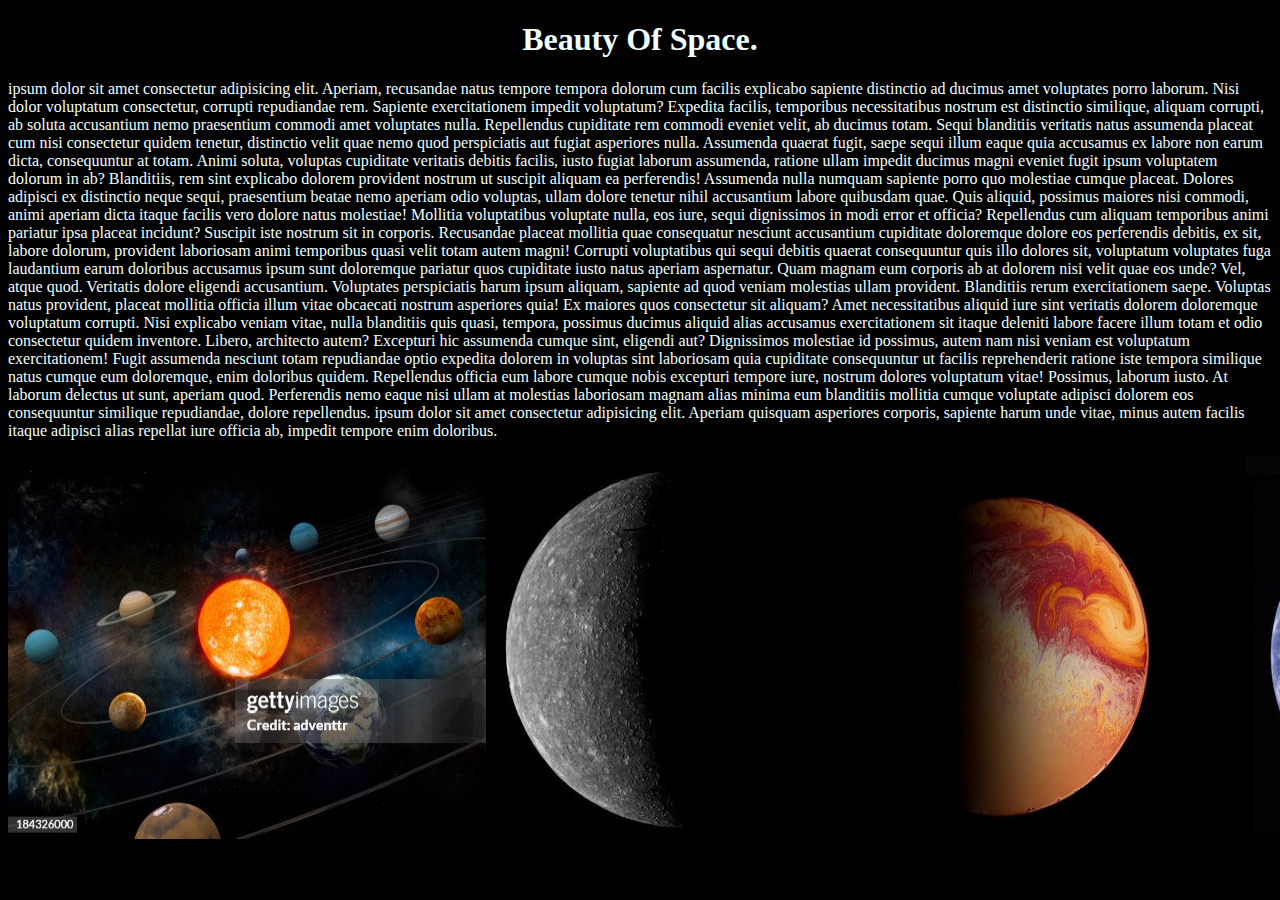
<file: Space Images.html>
<!DOCTYPE html>
<html lang="en">
<head>
    <meta charset="UTF-8">
    <meta name="viewport" content="width=device-width, initial-scale=1.0">
    <title>SPACE IMAGES</title>
    <h1 style="text-align: center;color: azure;">Beauty Of Space.</h1>
</head>
<body style="background-color: black;">
<p style="color: azure;">ipsum dolor sit amet consectetur adipisicing elit. Aperiam, recusandae natus tempore tempora dolorum cum facilis explicabo sapiente distinctio ad ducimus amet voluptates porro laborum. Nisi dolor voluptatum consectetur, corrupti repudiandae rem. Sapiente exercitationem impedit voluptatum? Expedita facilis, temporibus necessitatibus nostrum est distinctio similique, aliquam corrupti, ab soluta accusantium nemo praesentium commodi amet voluptates nulla. Repellendus cupiditate rem commodi eveniet velit, ab ducimus totam. Sequi blanditiis veritatis natus assumenda placeat cum nisi consectetur quidem tenetur, distinctio velit quae nemo quod perspiciatis aut fugiat asperiores nulla. Assumenda quaerat fugit, saepe sequi illum eaque quia accusamus ex labore non earum dicta, consequuntur at totam. Animi soluta, voluptas cupiditate veritatis debitis facilis, iusto fugiat laborum assumenda, ratione ullam impedit ducimus magni eveniet fugit ipsum voluptatem dolorum in ab? Blanditiis, rem sint explicabo dolorem provident nostrum ut suscipit aliquam ea perferendis! Assumenda nulla numquam sapiente porro quo molestiae cumque placeat. Dolores adipisci ex distinctio neque sequi, praesentium beatae nemo aperiam odio voluptas, ullam dolore tenetur nihil accusantium labore quibusdam quae. Quis aliquid, possimus maiores nisi commodi, animi aperiam dicta itaque facilis vero dolore natus molestiae! Mollitia voluptatibus voluptate nulla, eos iure, sequi dignissimos in modi error et officia? Repellendus cum aliquam temporibus animi pariatur ipsa placeat incidunt? Suscipit iste nostrum sit in corporis. Recusandae placeat mollitia quae consequatur nesciunt accusantium cupiditate doloremque dolore eos perferendis debitis, ex sit, labore dolorum, provident laboriosam animi temporibus quasi velit totam autem magni! Corrupti voluptatibus qui sequi debitis quaerat consequuntur quis illo dolores sit, voluptatum voluptates fuga laudantium earum doloribus accusamus ipsum sunt doloremque pariatur quos cupiditate iusto natus aperiam aspernatur. Quam magnam eum corporis ab at dolorem nisi velit quae eos unde? Vel, atque quod. Veritatis dolore eligendi accusantium. Voluptates perspiciatis harum ipsum aliquam, sapiente ad quod veniam molestias ullam provident. Blanditiis rerum exercitationem saepe. Voluptas natus provident, placeat mollitia officia illum vitae obcaecati nostrum asperiores quia! Ex maiores quos consectetur sit aliquam? Amet necessitatibus aliquid iure sint veritatis dolorem doloremque voluptatum corrupti. Nisi explicabo veniam vitae, nulla blanditiis quis quasi, tempora, possimus ducimus aliquid alias accusamus exercitationem sit itaque deleniti labore facere illum totam et odio consectetur quidem inventore. Libero, architecto autem? Excepturi hic assumenda cumque sint, eligendi aut? Dignissimos molestiae id possimus, autem nam nisi veniam est voluptatum exercitationem! Fugit assumenda nesciunt totam repudiandae optio expedita dolorem in voluptas sint laboriosam quia cupiditate consequuntur ut facilis reprehenderit ratione iste tempora similique natus cumque eum doloremque, enim doloribus quidem. Repellendus officia eum labore cumque nobis excepturi tempore iure, nostrum dolores voluptatum vitae! Possimus, laborum iusto. At laborum delectus ut sunt, aperiam quod. Perferendis nemo eaque nisi ullam at molestias laboriosam magnam alias minima eum blanditiis mollitia cumque voluptate adipisci dolorem eos consequuntur similique repudiandae, dolore repellendus. ipsum dolor sit amet consectetur adipisicing elit. Aperiam quisquam asperiores corporis, sapiente harum unde vitae, minus autem facilis itaque adipisci alias repellat iure officia ab, impedit tempore enim doloribus.
</p>
<p style="display: flex;"><img src="asset/gettyimages-184326000-170667a.jpg" alt="space">
<img src="asset/nasa-71W3CWeZF7A-unsplash (1).jpg" alt="mercury">
<img src="asset/daniel-olah-_j6wbAlQ1ow-unsplash (2).jpg" alt="venus">
<img src="asset/earth pic.jpg" alt="Earth">
</p>
</body>
</html>
</file>
<file: solar.css/earth.css>
body{background-color: black;
color: azure;}
.earth{ display: block;
    margin-left: auto;
    margin-right: auto;
    border-radius: 50%;
}
</file>
<file: solar.css/mars.css>
body{background-color: black;
color: azure;
}
.mars{display: block;
margin-left: auto;
margin-right: auto;
border-radius:50%;}
</file>
<file: solar.css/neptune.css>
body{background-color: black;
color: azure;}

.neptune {display: block;
margin-left: auto;
margin-right: auto;
border-radius: 50%;}
</file>
<file: solar.css/saturn.css>
body{background-color: black
;color: azure;
}
.saturn{display: block;
margin-left: auto;
margin-right: auto;
border-radius: 50%;}
</file>
<file: solar.css/uranus.css>
body{background-color: black;
color: azure;}

.uranus{display: block;
margin-left: auto;
margin-right: auto;
border-radius: 50%;}
</file>
<file: solar.css/venus.css>
body{background-color: black;
color: azure;
}
h1{
    text-align: center;
}
.venus{
     display: block;
    margin-left: auto;
    margin-right: auto;
    border-radius: 50%;
}
</file>
<file: solar.css/mercury.css>
body
     {background-color: black;
               color: azure;
    }

    h1{text-align: center;}
 img{    display: block;
        margin-left: auto;
        margin-right: auto;
     }
</file>
